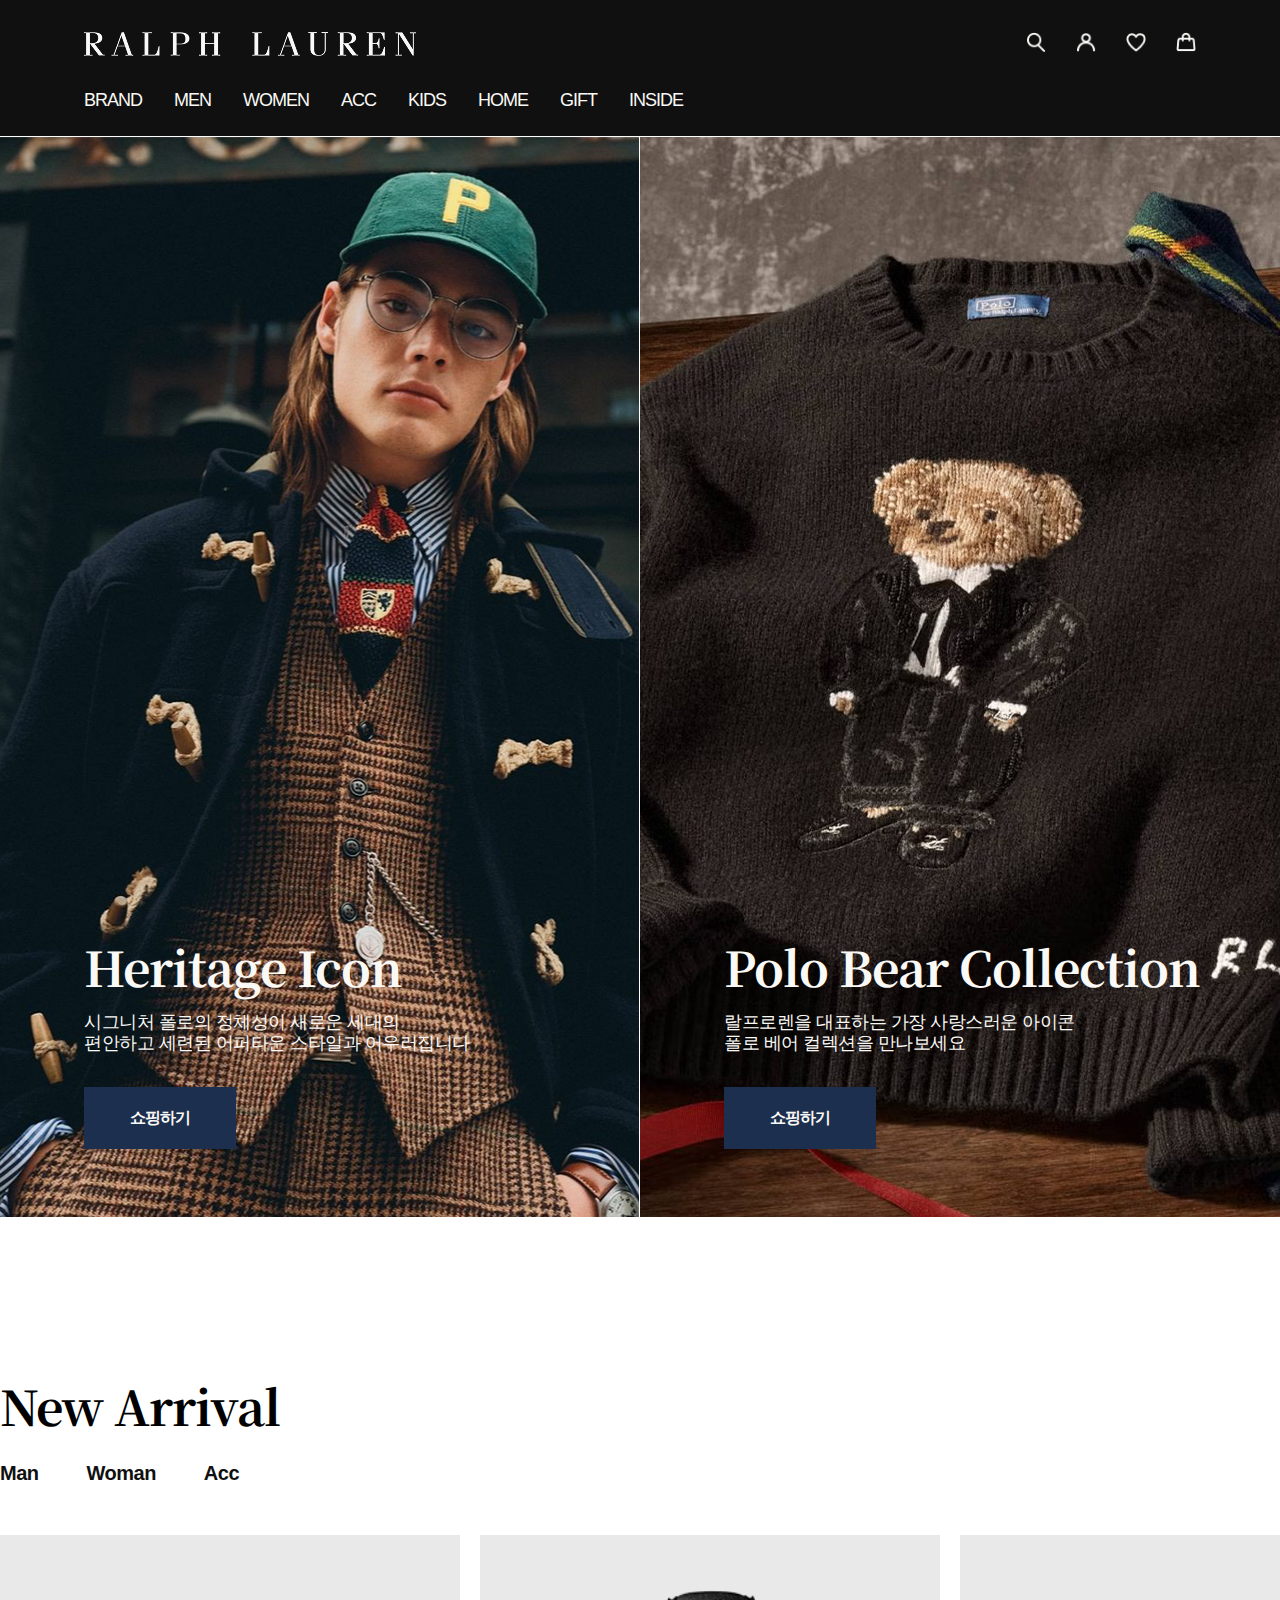
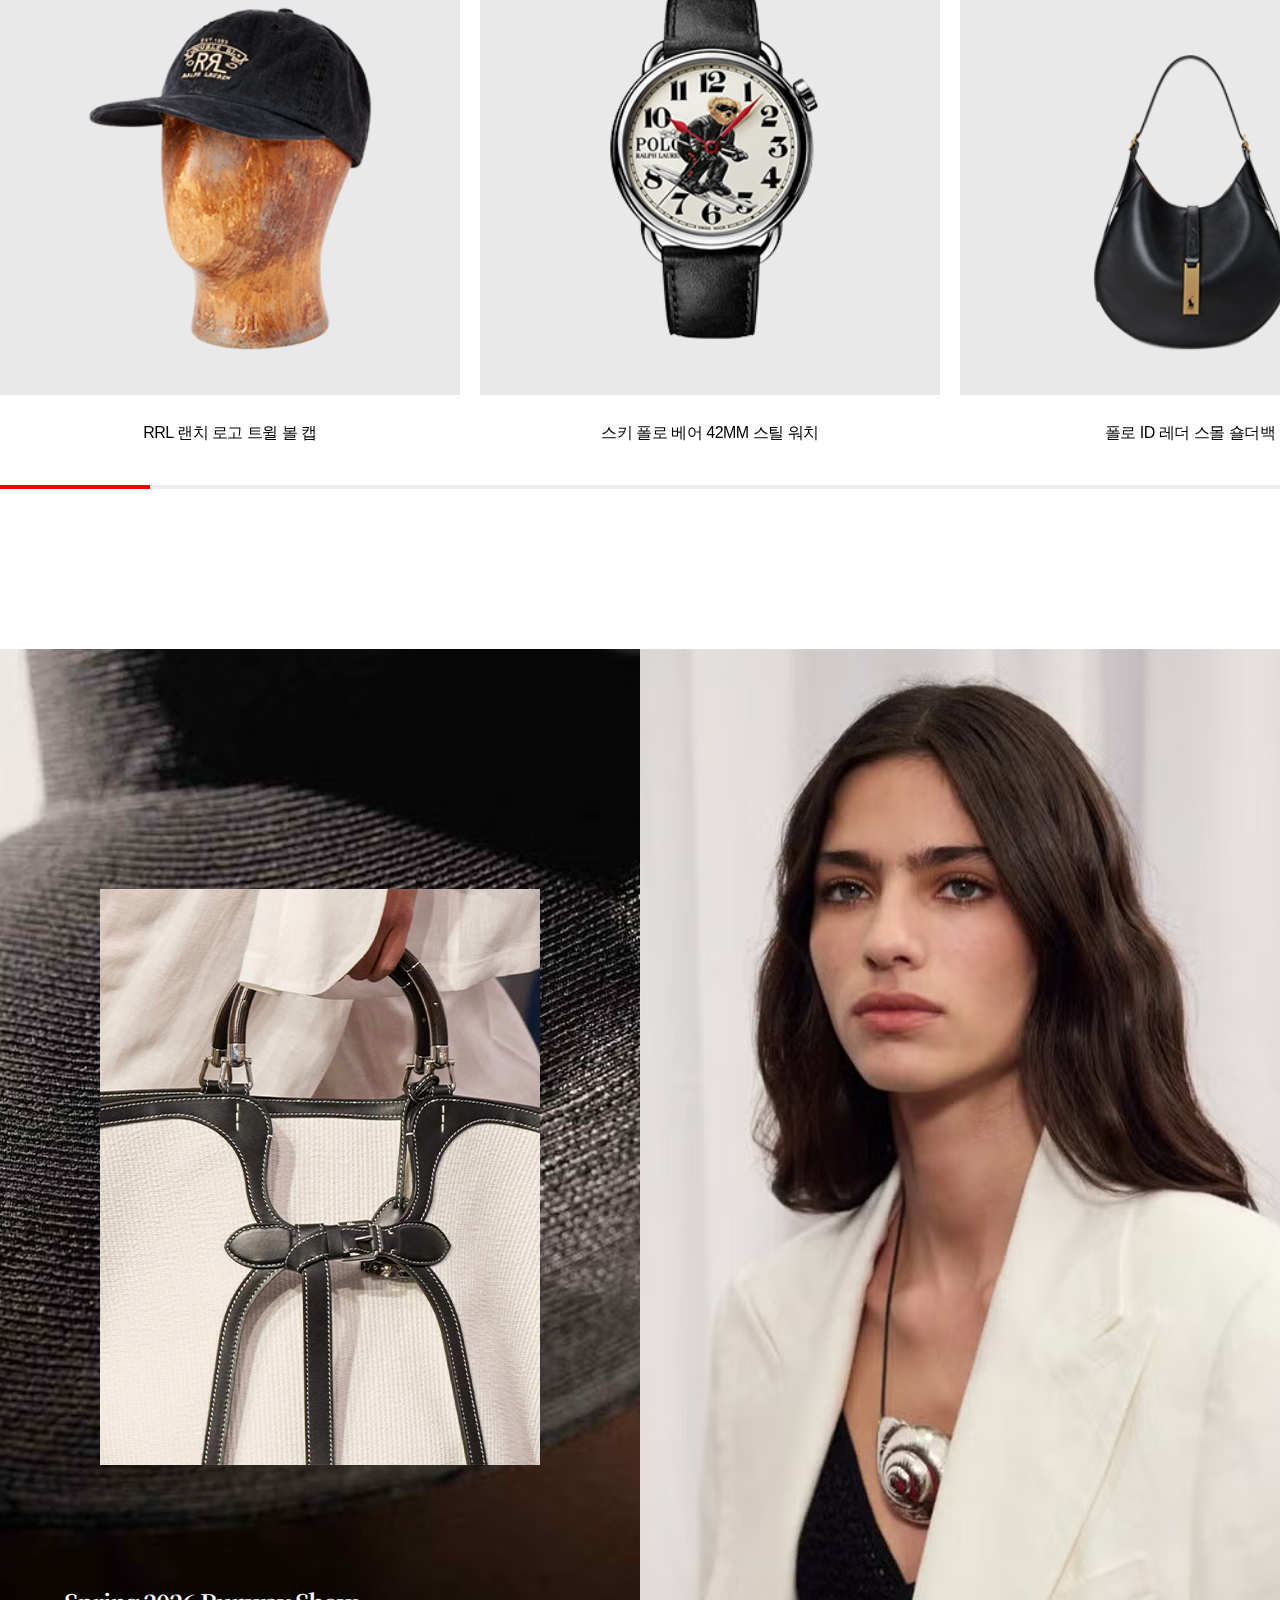
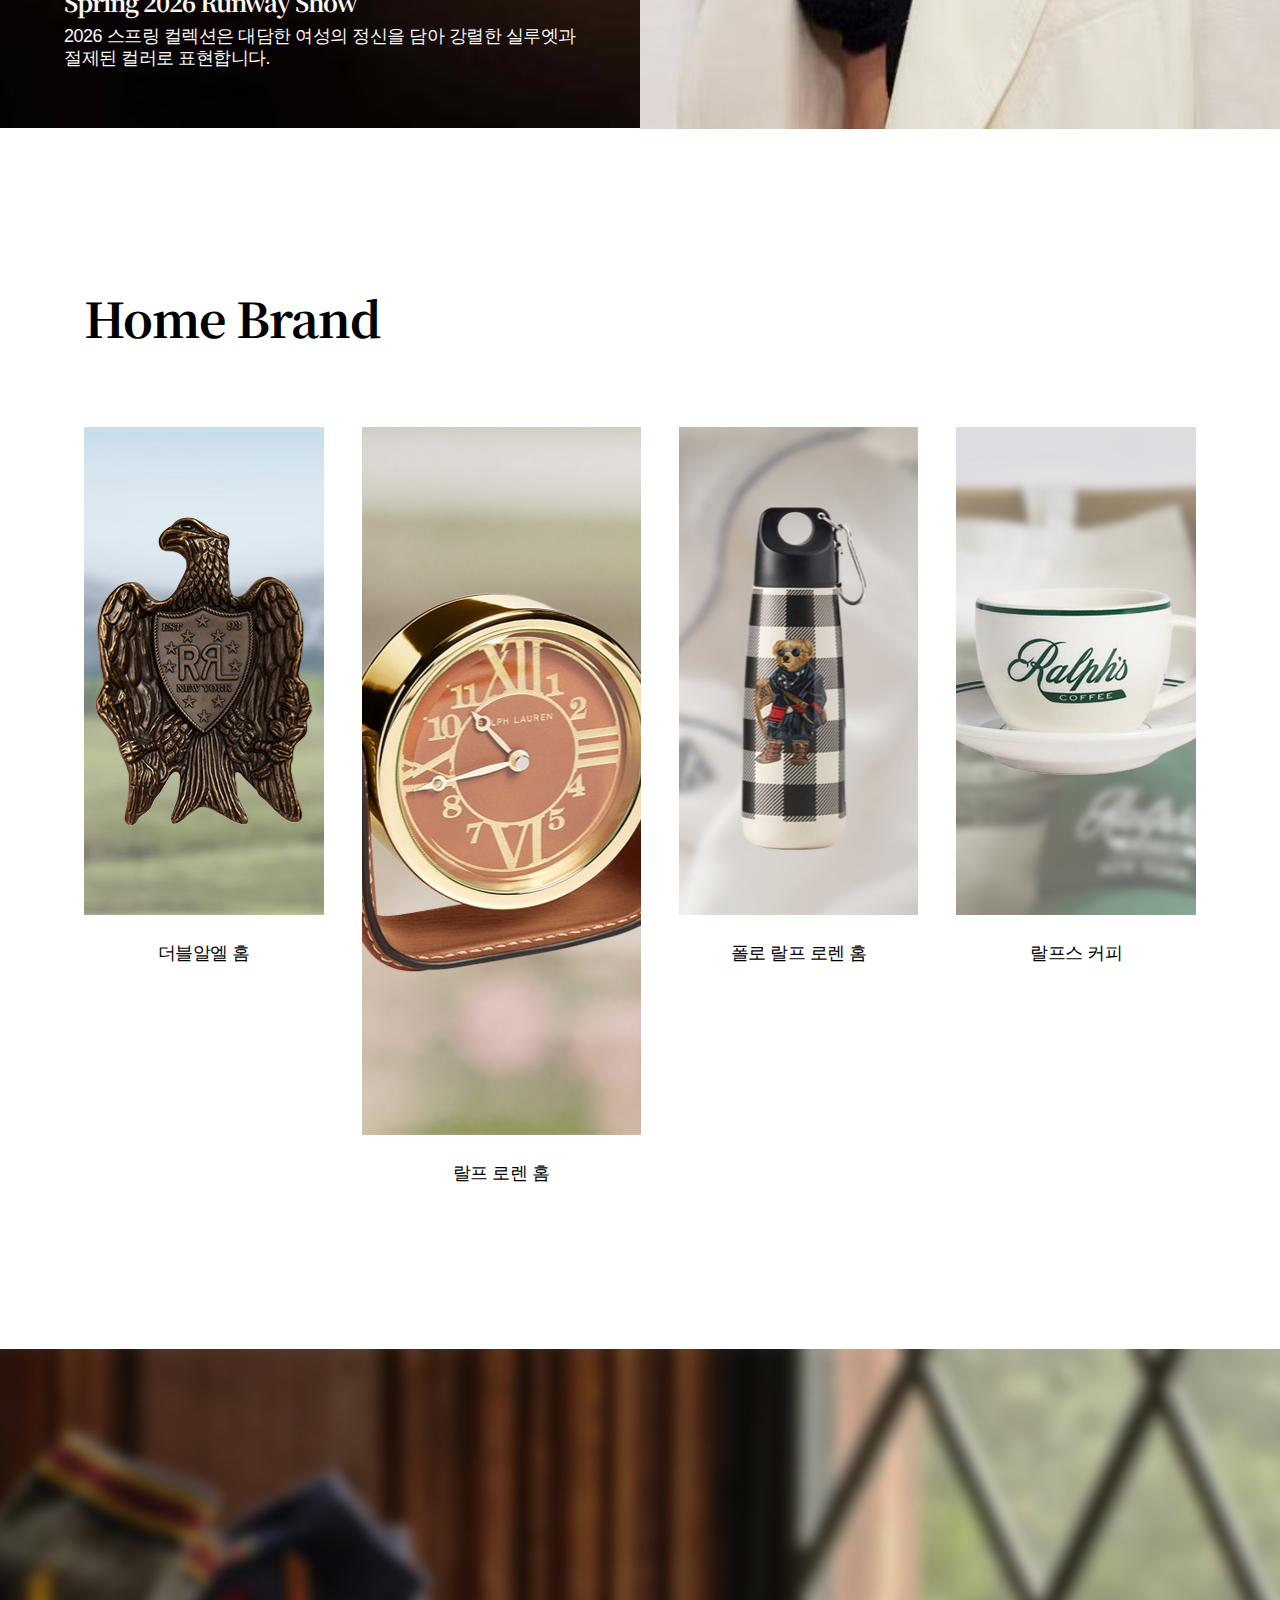
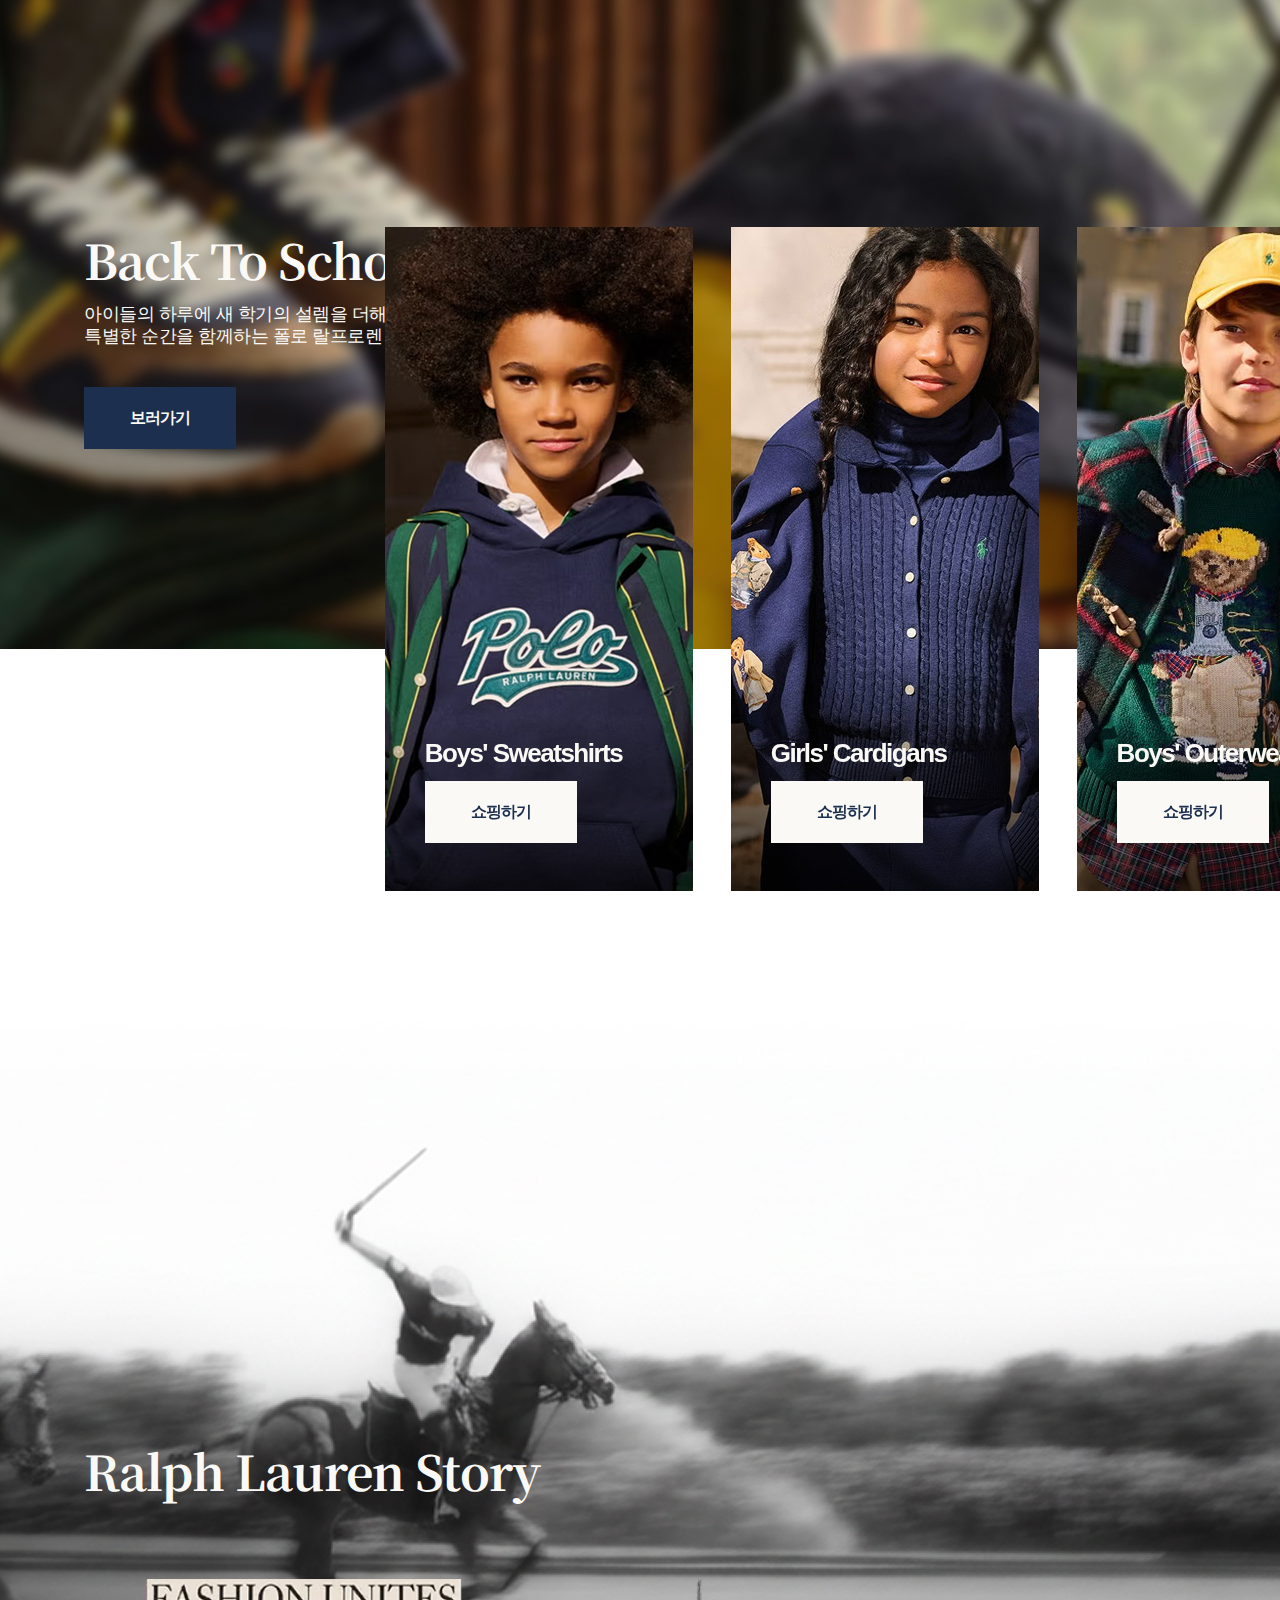
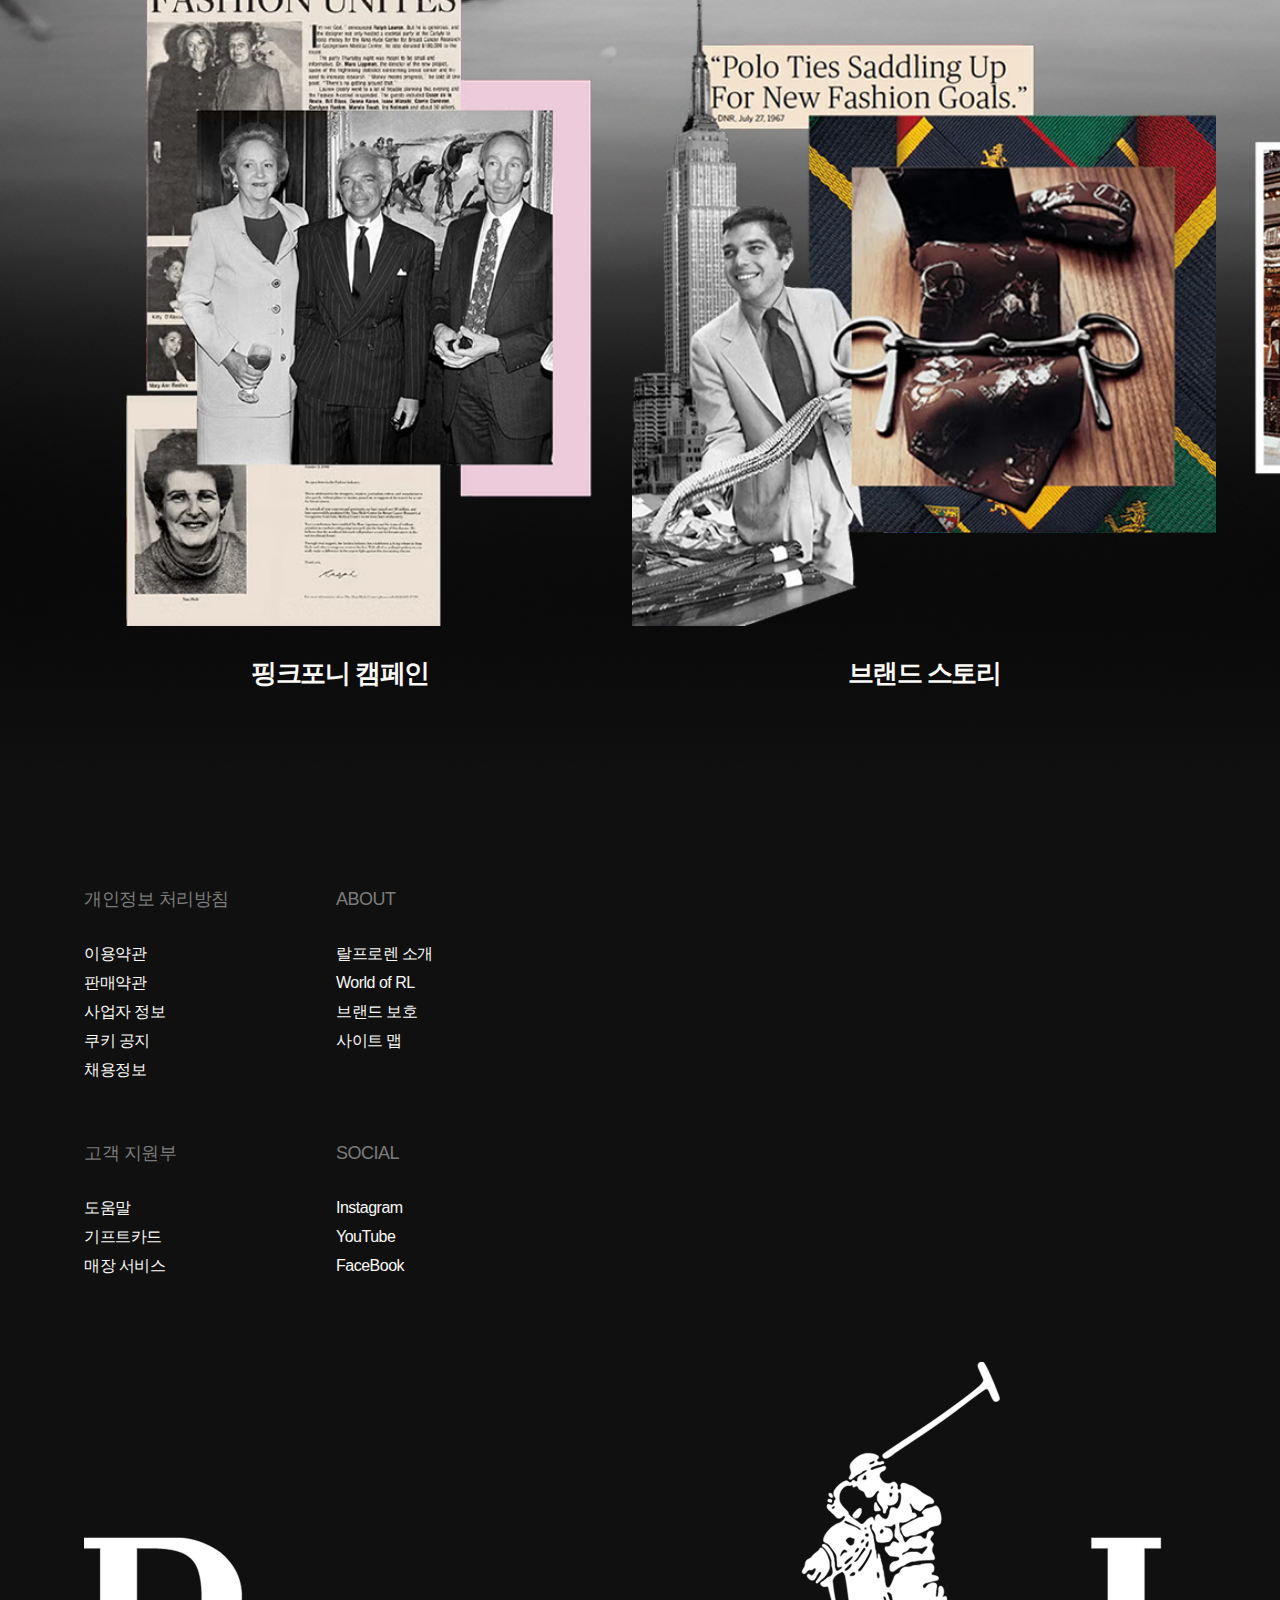
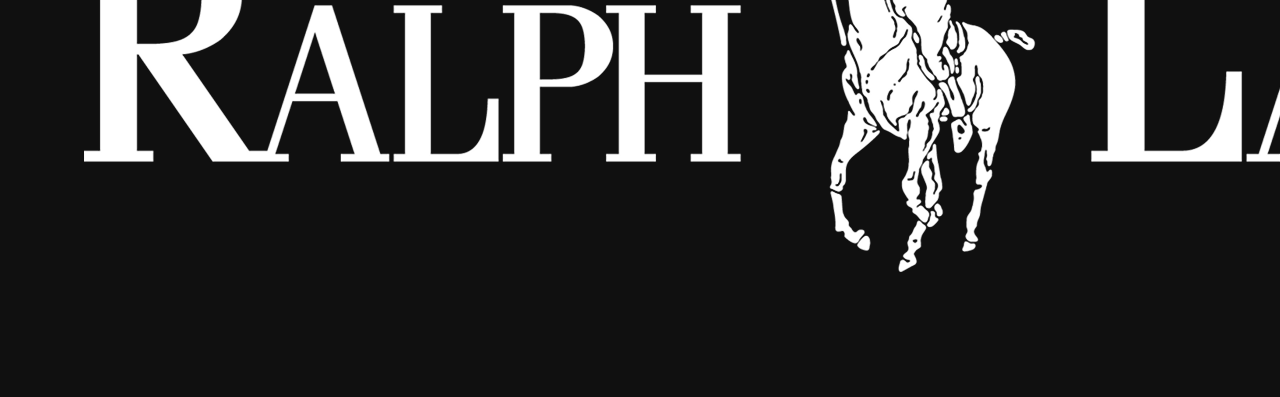
<file: index.html>
<!DOCTYPE html>
<html lang="en">
    <head>
        <meta charset="UTF-8">
        <meta name="viewport" content="width=device-width, initial-scale=1.0">
        <title>Ralph Lauren - mainpage</title>
        <link rel="preconnect" href="https://fonts.googleapis.com">
        <link rel="preconnect" href="https://fonts.gstatic.com" crossorigin>
        <link href="https://fonts.googleapis.com/css2?family=Noto+Sans+KR:wght@100..900&family=Noto+Serif+KR:wght@200..900&display=swap" rel="stylesheet">
        <link rel="stylesheet" href="css/owl.carousel.min.css">
        <link rel="stylesheet" href="css/owl.theme.default.min.css">
        <link rel="stylesheet" href="css/reset.css">
        <link rel="stylesheet" href="css/style.css">
        <link rel="stylesheet" href="css/index.css">

        <script src="js/jquery.min.js"></script><!-- 필수로 제이쿼리에서는 이게 맨 위로 와야함 -->
        <script src="js/owl.carousel.js"></script>
        <script src="js/carousel.js"></script>
    </head>

    <body>

        <header>
            <div class="top_box"> 
                <h1 class="logo">
                    <a href="#"><img src="images/header_logo.png" alt="ralph lauren"></a>
                </h1>
                <nav class="top_gnb">
                    <ul>
                        <li><a href="#"><img src="images/header_search.png" alt="search"></a></li>
                        <li><a href="#"><img src="images/header_mypage.png" alt="mypage"></a></li>
                        <li><a href="#"><img src="images/header_heart.png" alt="heart"></a></li>
                        <li><a href="#"><img src="images/header_basket.png" alt="basket"></a></li>
                    </ul>
                </nav>
            </div> 
            <nav class="btm_gnb">
                <ul>
                    <li><a href="/polo/sub.html">BRAND</a></li>
                    <li><a href="#">MEN</a></li>
                    <li><a href="#">WOMEN</a></li>
                    <li><a href="#">ACC</a></li>
                    <li><a href="#">KIDS</a></li>
                    <li><a href="#">HOME</a></li>
                    <li><a href="#">GIFT</a></li>
                    <li><a href="#">INSIDE</a></li>
                </ul>
            </nav>
        </header>



        <div class="main_banner">
            <div class="main_img_1">
                <div class="main_img_1_text_box">
                    <p class="contents_title_medium">Heritage Icon</p>
                    <p class="contents_article_small">시그니처 폴로의 정체성이 새로운 세대의<br>
                    편안하고 세련된 어퍼타운 스타일과 어우러집니다</p>
                </div><!-- main_img_1_text_box -->
                <a href="#" class="btn_navy">쇼핑하기</a>
            </div><!-- main_img_1-->
            <div class="main_img_2">
                <div class="main_img_2_text_box">
                    <p class="contents_title_medium">Polo Bear Collection</p>
                    <p class="contents_article_small">랄프로렌을 대표하는 가장 사랑스러운 아이콘<br>
                    폴로 베어 컬렉션을 만나보세요</p>
                </div><!-- main_img_2_text_box -->
                <a href="#" class="btn_navy">쇼핑하기</a>
            </div><!-- main_img_2 -->
        </div><!-- main_banner -->
        


        <div class="new_wrap">
            <div class="new">
                <div class="new_title_box">
                    <p class="contents_title_medium">New Arrival</p>
                    <nav class="new_tabs">
                        <ul>
                            <li><a href="#">Man</a></li>
                            <li><a href="#">Woman</a></li>
                            <li><a href="#">Acc</a></li>
                        </ul>
                    </nav><!-- new_tabs -->
                </div><!-- new_title_box -->

                <div class="new_contents owl-carousel owl-theme">
                    <div class="new_contents_box">
                        <div class="new_img_1"></div>
                        <p class="contents_article_xsmall">RRL 랜치 로고 트윌 볼 캡</p>
                    </div><!-- new_contents_box -->

                    <div class="new_contents_box">
                        <div class="new_img_2"></div>
                        <p class="contents_article_xsmall">스키 폴로 베어 42MM 스틸 워치</p>
                    </div><!-- new_contents_box -->

                    <div class="new_contents_box">
                        <div class="new_img_3"></div>
                        <p class="contents_article_xsmall">폴로 ID 레더 스몰 숄더백</p>
                    </div><!-- new_contents_box -->

                    <div class="new_contents_box">
                        <div class="new_img_4"></div>
                        <p class="contents_article_xsmall">스웨이드 포니 발레리나 스니커즈</p>
                    </div><!-- new_contents_box -->

                    <div class="new_contents_box">
                        <div class="new_img_5"></div>
                        <p class="contents_article_xsmall">인그레이브 반다나 슬라이더</p>
                    </div><!-- new_contents_box -->

                    <div class="new_contents_box">
                        <div class="new_img_6"></div>
                        <p class="contents_article_xsmall">핸드쉐이크 타이 클립</p>
                    </div><!-- new_contents_box -->

                    <div class="new_contents_box">
                        <div class="new_img_7"></div>
                        <p class="contents_article_xsmall">폴로 베어 트윌 쇼퍼 토트</p>
                    </div><!-- new_contents_box -->

                    <div class="new_contents_box">
                        <div class="new_img_8"></div>
                        <p class="contents_article_xsmall">니트 캐시미어 실크 네커치프</p>
                    </div><!-- new_contents_box -->

                </div><!-- new_contents -->
            </div><!-- new -->
        </div><!-- new_wrap -->



        <div class="collection">
            <div class="collection_img_1">
                <div class="collection_contents">
                    <div class="collection_img_3"></div>
                    <div class="collection_title_box">
                        <p class="contents_title_small">Spring 2026 Runway Show</p>
                        <p class="contents_article_small">2026 스프링 컬렉션은 대담한 여성의 정신을 담아 강렬한 실루엣과 절제된 컬러로 표현합니다.</p>
                    </div><!-- collection_title_box -->
                </div><!-- collection_contents -->
            </div><!-- collection_img_1 -->

            <div class="collection_img_2"></div>
        </div><!-- collection -->



        <div class="home">
            <p class="contents_title_medium">Home Brand</p>
            <div class="home_contents">
                <div class="home_contents_box_s">
                    <div class="home_img_1"></div>
                    <p class="contents_article_small">더블알엘 홈</p>
                </div><!-- home_contents_box_s -->

                <div class="home_contents_box_l">
                    <div class="home_img_2"></div>
                    <p class="contents_article_small">랄프 로렌 홈 </p>
                </div><!-- home_contents_box_l -->

                <div class="home_contents_box_s">
                    <div class="home_img_3"></div>
                    <p class="contents_article_small">폴로 랄프 로렌 홈</p>
                </div><!-- home_contents_box_s -->

                <div class="home_contents_box_s">
                    <div class="home_img_4"></div>
                    <p class="contents_article_small">랄프스 커피</p>
                </div><!-- home_contents_box_s -->
            </div><!-- home_contents -->
        </div><!-- home -->



        <div class="kids">
            <div class="kids_text_box">
                <div class="kids_title_box">
                    <p class="contents_title_medium">Back To School</p>
                    <p class="contents_article_small">아이들의 하루에 새 학기의 설렘을 더해<br>특별한 순간을 함께하는 폴로 랄프로렌 키즈</p>
                </div><!-- kids_title_box -->

                <a href="#" class="btn_navy">보러가기</a>
            </div><!-- kids_text_box -->

            <div class="kids_contents owl-carousel owl-theme">
                <div class="kids_img_box_1">
                    <p class="contents_article_xlarge">Boys' Sweatshirts</p>
                    <a href="#" class="btn_white">쇼핑하기</a>
                </div><!-- kids_img_box_1 -->
                
                <div class="kids_img_box_2">
                    <p class="contents_article_xlarge">Girls' Cardigans</p>
                    <a href="#" class="btn_white">쇼핑하기</a>
                </div><!-- kids_img_box_2 -->

                <div class="kids_img_box_3">
                    <p class="contents_article_xlarge">Boys' Outerwear</p>
                    <a href="#" class="btn_white">쇼핑하기</a>
                </div><!-- kids_img_box_3 -->

                <div class="kids_img_box_4">
                    <p class="contents_article_xlarge">Girls' Outerwear</p>
                    <a href="#" class="btn_white">쇼핑하기</a>
                </div><!-- kids_img_box_4 -->

                <div class="kids_img_box_5">
                    <p class="contents_article_xlarge">Sibling Style</p>
                    <a href="#" class="btn_white">쇼핑하기</a>
                </div><!-- kids_img_box_5 -->
            </div><!-- kids_contents -->
        </div><!-- kids -->

        <div class="story">
            <div class="story_title_box">
                <p class="contents_title_medium">Ralph Lauren Story</p>
            </div><!-- story_title_box -->

            <div class="story_contents">
                <div class="story_contents_box">
                    <div class="story_img_1"></div>
                    <p class="contents_article_xlarge">핑크포니 캠페인</p>
                </div><!-- story_contents_box -->

                <div class="story_contents_box">
                    <div class="story_img_2"></div>
                    <p class="contents_article_xlarge">브랜드 스토리</p>
                </div><!-- story_contents_box -->

                <div class="story_contents_box">
                    <div class="story_img_3"></div>
                    <p class="contents_article_xlarge">매장 안내</p>
                </div><!-- story_contents_box -->

            </div><!-- story_contents -->
        </div><!-- story -->

        <footer>
            <div class="footer_contents">
                <div class="footer_contents_left">
                    <div class="footer_contents_left_up">
                        <div class="footer_menu">
                            <p class="contents_article_small">개인정보 처리방침</p>
                            <nav class="footer_menu_list">
                                <ul>
                                    <li><a href="#">이용약관</a></li>
                                    <li><a href="#">판매약관</a></li>
                                    <li><a href="#">사업자 정보</a></li>
                                    <li><a href="#">쿠키 공지</a></li>
                                    <li><a href="#">채용정보</a></li>
                                </ul>
                            </nav><!-- footer_menu_list -->
                        </div><!-- footer_menu -->

                        <div class="footer_menu">
                            <p class="contents_article_small">ABOUT</p>
                            <nav class="footer_menu_list">
                                <ul>
                                    <li><a href="#">랄프로렌 소개</a></li>
                                    <li><a href="#">World of RL</a></li>
                                    <li><a href="#">브랜드 보호</a></li>
                                    <li><a href="#">사이트 맵</a></li>
                                </ul>
                            </nav><!-- footer_menu_list -->
                        </div><!-- footer_menu -->
                    </div><!-- footer_contents_left_up -->

                    <div class="footer_contents_left_down"> 
                        <div class="footer_menu">
                            <p class="contents_article_small">고객 지원부</p>
                            <nav class="footer_menu_list">
                                <ul>
                                    <li><a href="#">도움말</a></li>
                                    <li><a href="#">기프트카드</a></li>
                                    <li><a href="#">매장 서비스</a></li>
                                </ul>
                            </nav><!-- footer_menu_list -->
                        </div><!-- footer_menu -->

                        <div class="footer_menu">
                            <p class="contents_article_small">SOCIAL</p>
                            <nav class="footer_menu_list">
                                <ul>
                                    <li><a href="#">Instagram</a></li>
                                    <li><a href="#">YouTube</a></li>
                                    <li><a href="#">FaceBook</a></li>
                                </ul>
                            </nav><!-- footer_menu_list -->
                        </div><!-- footer_menu -->
                    </div><!-- footer_contents_left_down -->
                </div><!-- footer_contents_left -->

                <div class="footer_contents_right">
                    <p class="contents_article_medium">이메일 수신 신청을 통해 랄프 로렌의 최신 컬렉션과
                        <br>서비스 및 이벤트에 대한 다양한 브랜드 소식을 제일 먼저 받아 보세요</p>
                    <div class="footer_contents_right_article">
                        <div class="footer_contents_right_txtbox">
                            <p class="contents_article_xsmall">이메일을 입력하세요</p>
                            <a href="#"><img src="images/footer_arrow.png" alt="arrow"></a>
                        </div>
                        <p class="contents_article_xsmall">각 이메일에는 언제든지 구독을 취소할 수 있는 구독 취소 링크가 삽입되어 있습니다.
                            <br>더 자세한 정보는 개인정보 처리방침을 확인해주세요.</p>
                    </div><!-- footer_contents_right_article -->
                </div><!-- contents_right -->
            </div><!-- contents -->
            <div class="footer_logo"></div>
        </footer>

    </body>
</html>
</file>
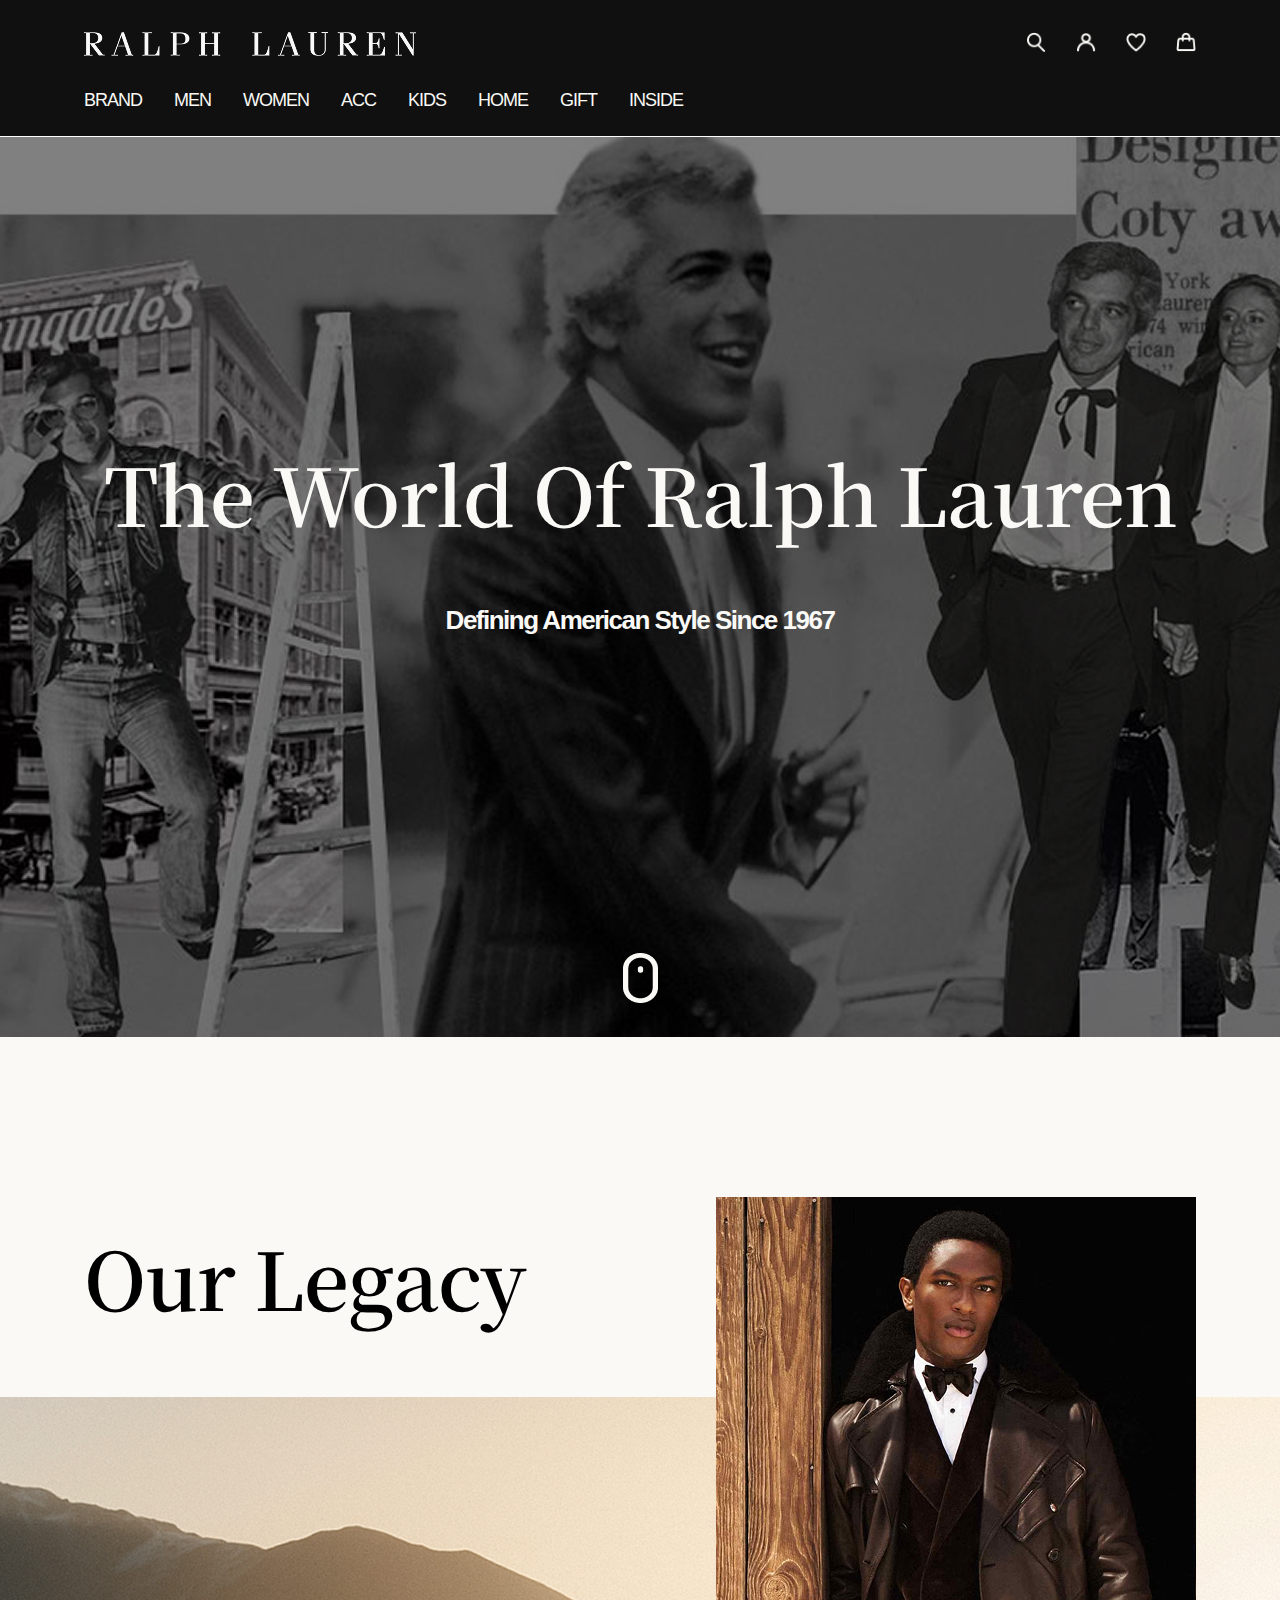
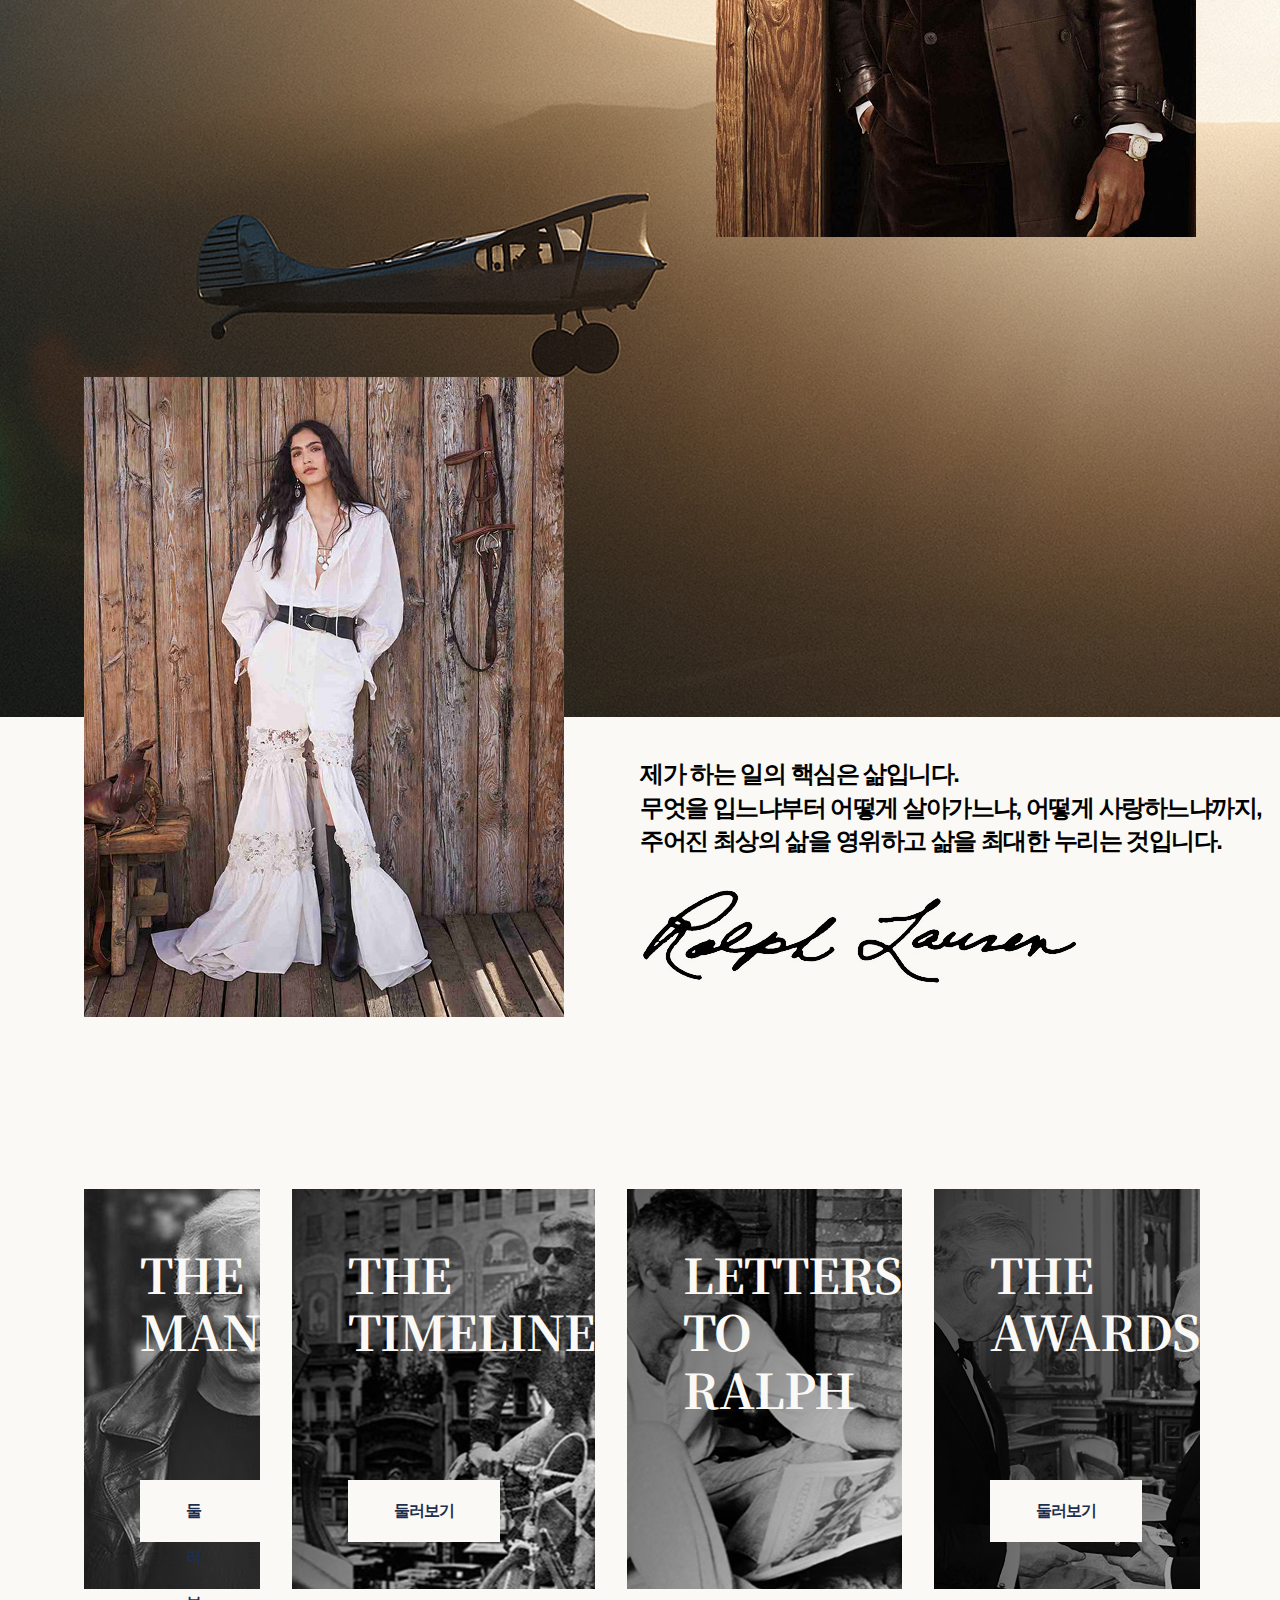
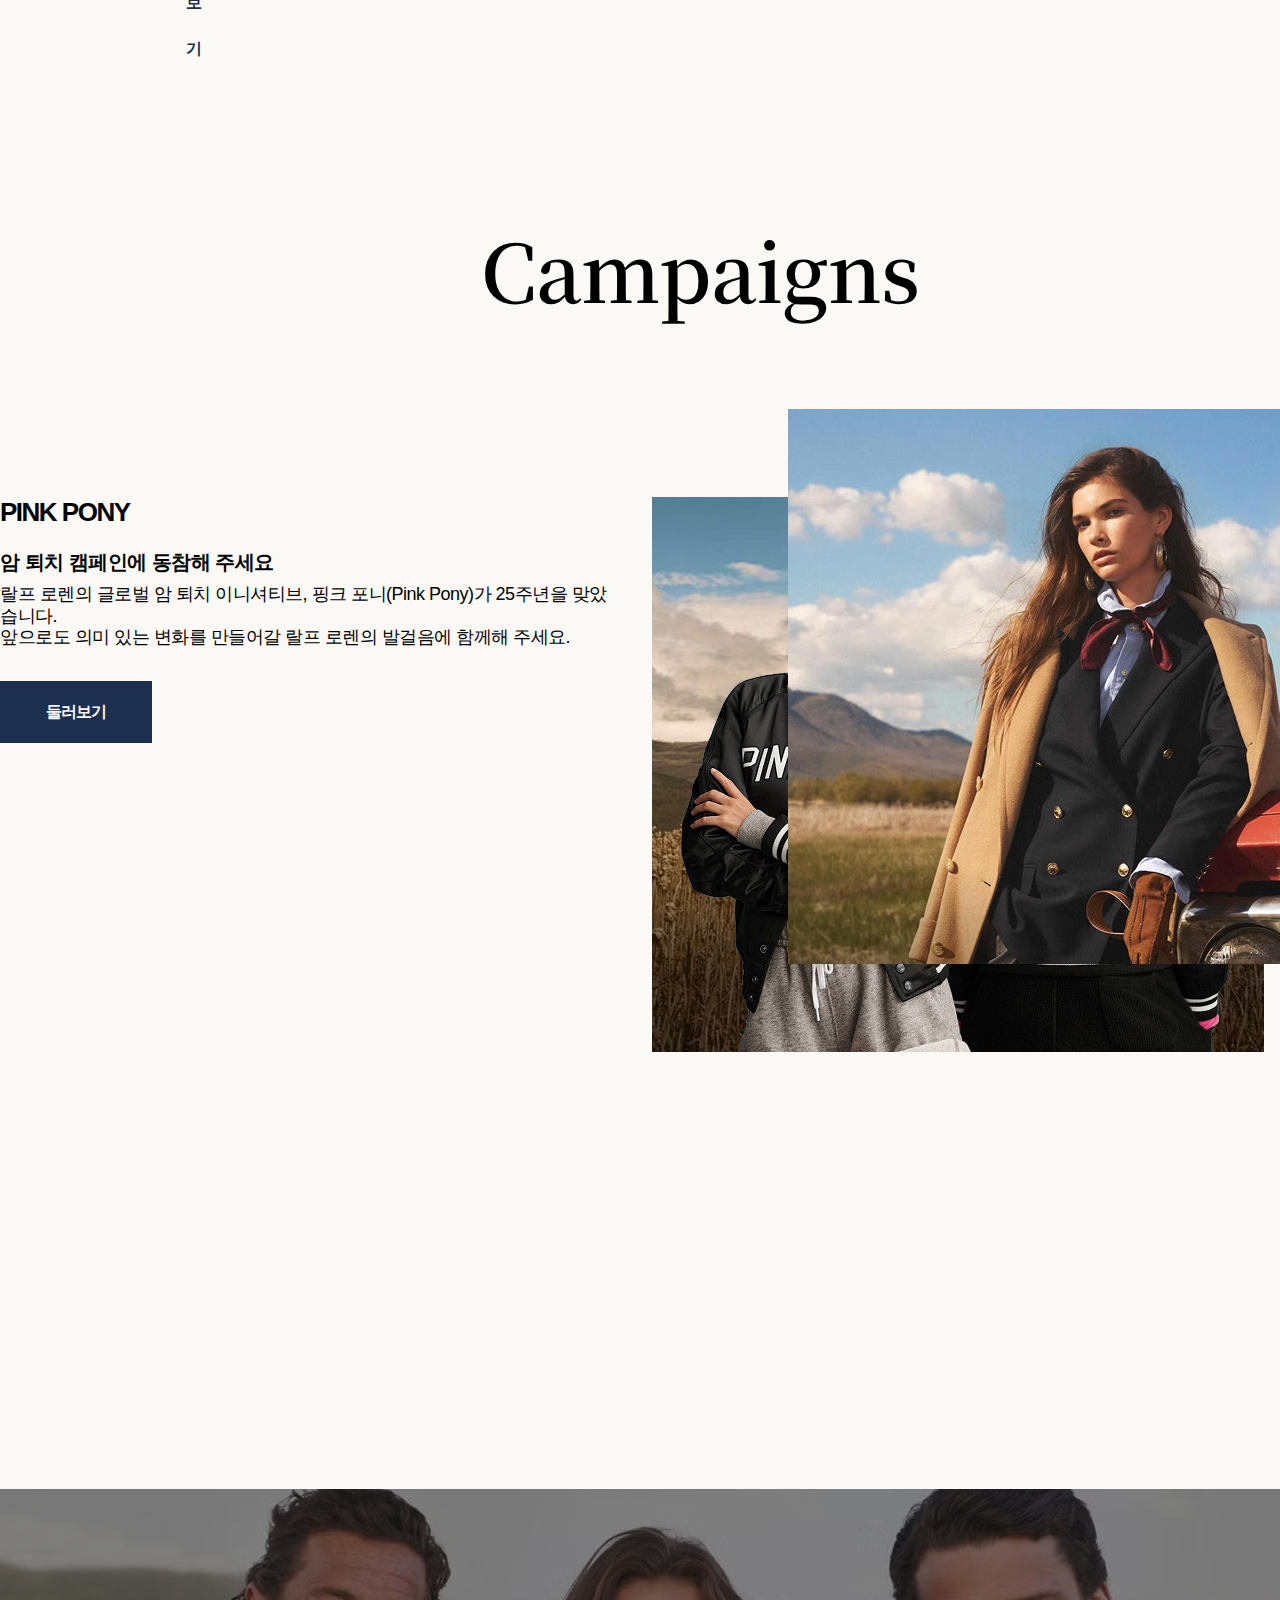
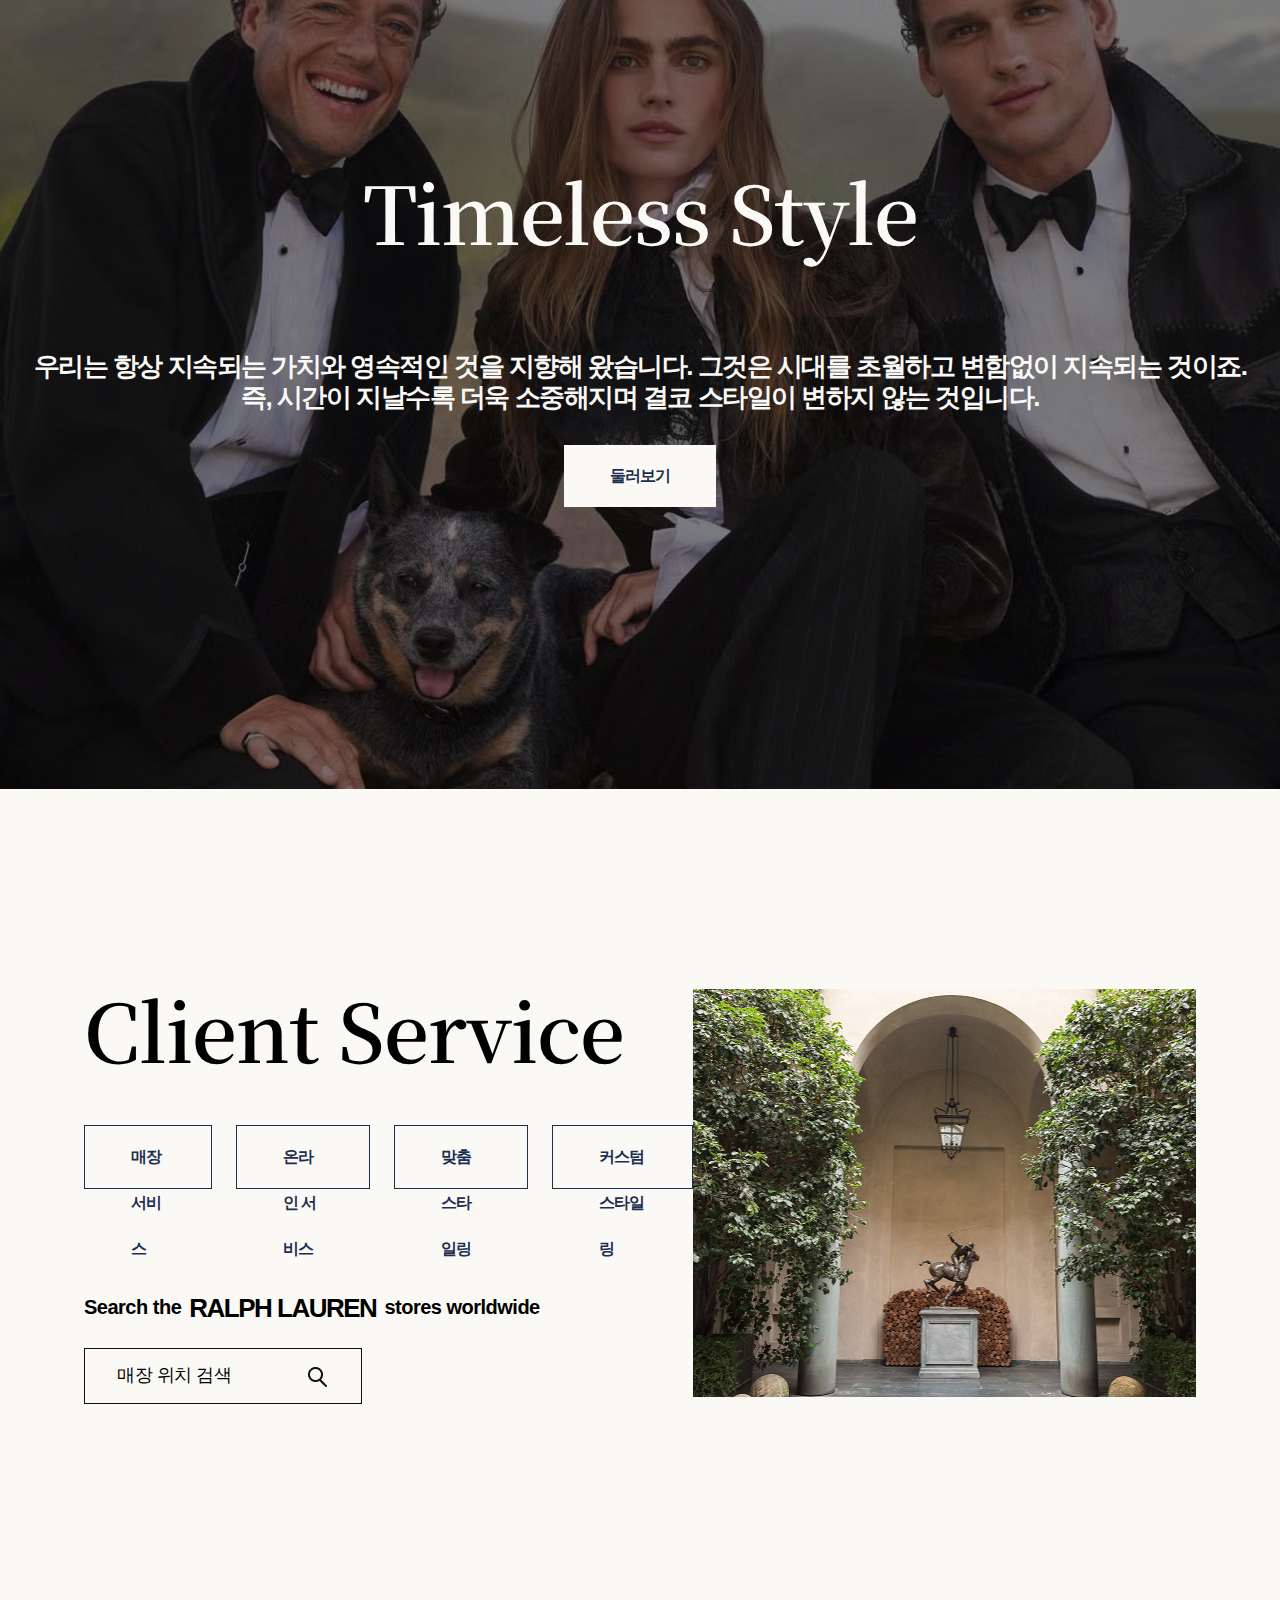
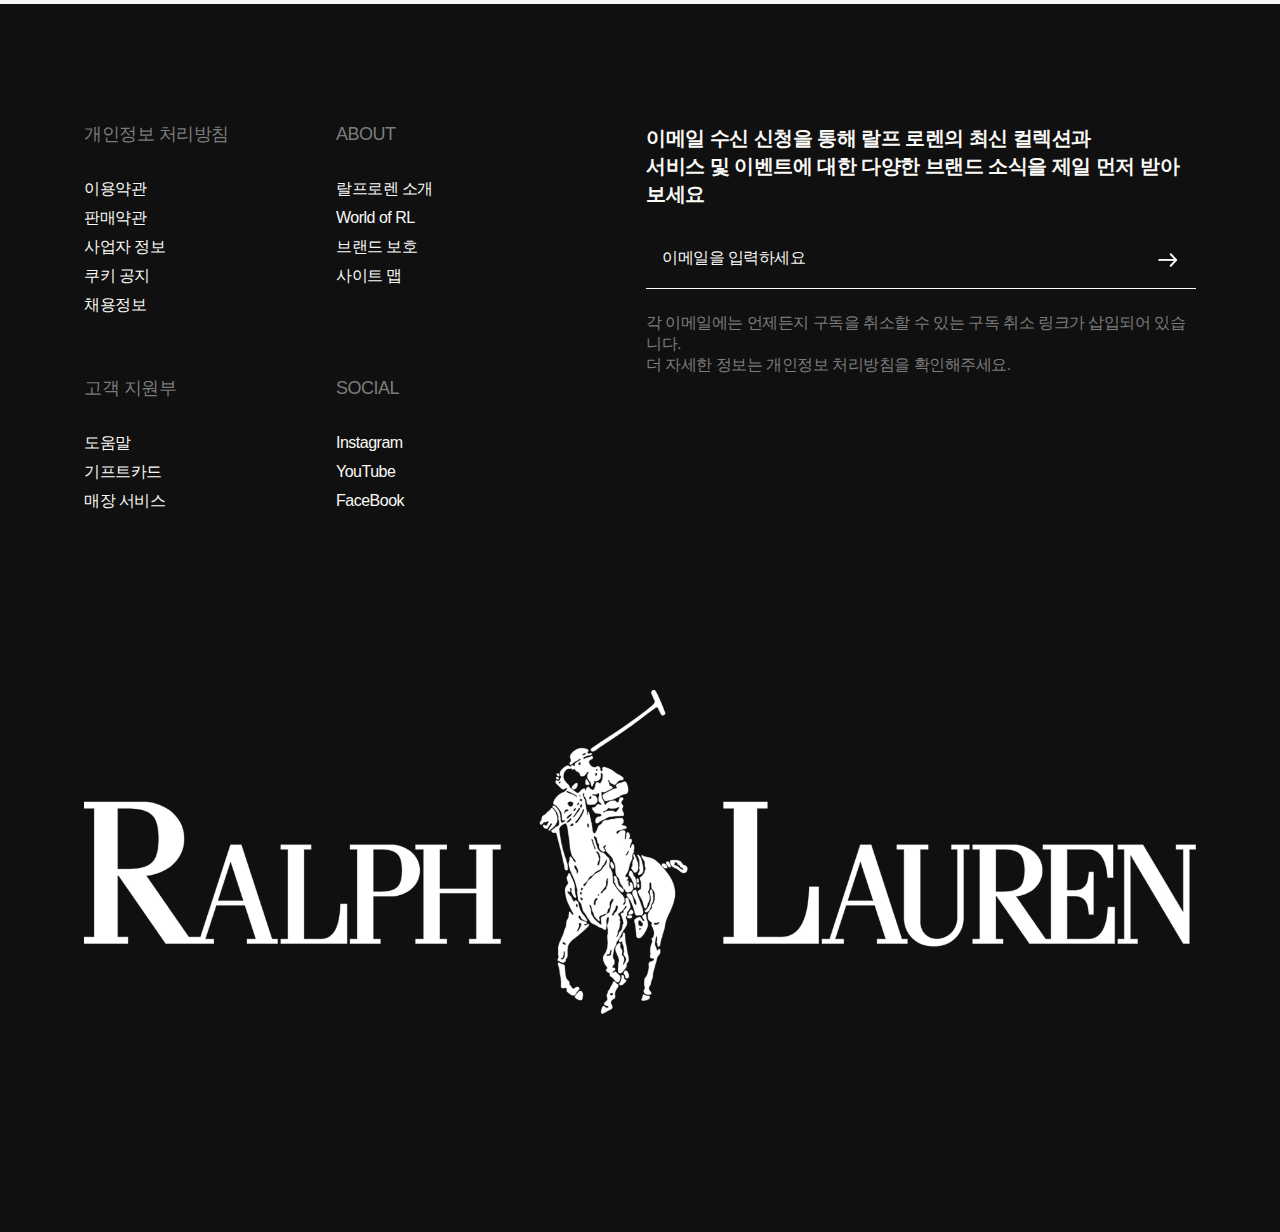
<file: sub.html>
<!DOCTYPE html>
<html lang="en">
    <head>
        <meta charset="UTF-8">
        <meta name="viewport" content="width=device-width, initial-scale=1.0">
        <title>Ralph Lauren - subpage</title>
        <link rel="preconnect" href="https://fonts.googleapis.com">
        <link rel="preconnect" href="https://fonts.gstatic.com" crossorigin>
        <link href="https://fonts.googleapis.com/css2?family=Noto+Sans+KR:wght@100..900&family=Noto+Serif+KR:wght@200..900&display=swap" rel="stylesheet">
        <link rel="stylesheet" href="css/owl.carousel.min.css">
        <link rel="stylesheet" href="css/owl.theme.default.min.css">
        <link rel="stylesheet" href="css/reset.css">
        <link rel="stylesheet" href="css/style.css">
        <link rel="stylesheet" href="css/sub.css">

        <script src="js/jquery.min.js"></script><!-- 필수로 제이쿼리에서는 이게 맨 위로 와야함 -->
        <script src="js/owl.carousel.js"></script>
        <script src="js/carousel.js"></script>
    </head>

    <body>

        <header>
            <div class="top_box"> 
                <h1 class="logo">
                    <a href="/polo/index.html"><img src="images/header_logo.png" alt="ralph lauren"></a>
                </h1>
                <nav class="top_gnb">
                    <ul>
                        <li><a href="#"><img src="images/header_search.png" alt="search"></a></li>
                        <li><a href="#"><img src="images/header_mypage.png" alt="mypage"></a></li>
                        <li><a href="#"><img src="images/header_heart.png" alt="heart"></a></li>
                        <li><a href="#"><img src="images/header_basket.png" alt="basket"></a></li>
                    </ul>
                </nav>
            </div> 
            <nav class="btm_gnb">
                <ul>
                    <li><a href="#">BRAND</a></li>
                    <li><a href="#">MEN</a></li>
                    <li><a href="#">WOMEN</a></li>
                    <li><a href="#">ACC</a></li>
                    <li><a href="#">KIDS</a></li>
                    <li><a href="#">HOME</a></li>
                    <li><a href="#">GIFT</a></li>
                    <li><a href="#">INSIDE</a></li>
                </ul>
            </nav>
        </header>

        <div class="sub_main_banner">
            <div class="sub_main_title_box">
                <p class="contents_title_large">The World Of Ralph Lauren</p>
                <p class="contents_article_xlarge">Defining American Style Since 1967</p>
            </div><!-- sub_main_title_box -->
            <div class="sub_main_mouse"></div>
        </div><!-- sub_main_banner -->

        <div class="legacy">
            <div class="legacy_title_box">
                <p class="contents_title_large">Our Legacy</p>
            </div><!-- legacy_title_box -->

            <div class="sub_legacy_img_back">
                <div class="sub_legacy_img_1"></div>
                <div class="sub_legacy_img_2"></div>
            </div>

            <div class="legacy_article_box">
                <p class="contents_article_large">제가 하는 일의 핵심은 삶입니다.
                <br>무엇을 입느냐부터 어떻게 살아가느냐, 어떻게 사랑하느냐까지,
                <br>주어진 최상의 삶을 영위하고 삶을 최대한 누리는 것입니다.</p>
                <div class="sub_legacy_img_sign"></div>
            </div><!-- legacy_article_box -->

            
            <div class="legacy_contents">
                <div class="legacy_contents_box_1">
                    <p class="contents_title_medium">THE<br>MAN</p>
                    <a href="#" class="btn_white">둘러보기</a>
                </div><!-- legacy_contents_box_1 -->

                <div class="legacy_contents_box_2">
                    <p class="contents_title_medium">THE<br>TIMELINE</p>
                    <a href="#" class="btn_white">둘러보기</a>
                </div><!-- legacy_contents_box_2 -->
                
                 <div class="legacy_contents_box_3">
                    <p class="contents_title_medium">LETTERS<br>TO RALPH</p>
                    <a href="#" class="btn_white">둘러보기</a>
                </div><!-- legacy_contents_box_3 -->

                 <div class="legacy_contents_box_4">
                    <p class="contents_title_medium">THE<br>AWARDS</p>
                    <a href="#" class="btn_white">둘러보기</a>
                </div><!-- legacy_contents_box_4 -->
            </div><!-- legacy_contents -->
        </div><!-- legacy -->

        <div class="campaigns">
            <p class="contents_title_large">Campaigns</p>
            <div class="campaigns_contents">

                <div class="campaigns_contents_left">
                    <div class="campaigns_contents_left_box">
                        <p class="contents_article_xlarge">PINK PONY</p>
                        <div class="campaigns_contents_left_txt">
                            <p class="contents_article_medium">암 퇴치 캠페인에 동참해 주세요</p>
                            <p class="contents_article_small">랄프 로렌의 글로벌 암 퇴치 이니셔티브, 핑크 포니(Pink Pony)가 25주년을 맞았습니다.
                            <br>앞으로도 의미 있는 변화를 만들어갈 랄프 로렌의 발걸음에 함께해 주세요.</p>
                        </div><!-- campaigns_contents_left_txt -->
                        <a href="#" class="btn_navy">둘러보기</a>
                    </div><!-- campaigns_contents_left_box -->
                    <div class="sub_campaigns_img_1"></div>
                </div><!-- campaigns_contents_left -->

                <div class="campaigns_contents_right">
                    <div class="sub_campaigns_img_2"></div>
                    <div class="campaigns_contents_right_box">
                        <p class="contents_article_xlarge">THE EARTH POLO</p>
                        <div class="campaigns_contents_right_txt">
                            <p class="contents_article_medium">Earth Polo 셔츠의 혁신적인 원단은 재활용 플라스틱병으로만 만들어집니다</p>
                            <p class="contents_article_small">어스 폴로는 랄프로렌의 지속 가능성 철학을 실현한 사례로, 환경에 미치는 영향을 줄이고
                            <br>전 세계 사람들과 지역사회의 삶을 더욱 풍요롭게 하는데 기여합니다.</p>
                        </div><!-- campaigns_contents_right_txt -->
                        <a href="#" class="btn_navy">둘러보기</a>
                    </div><!-- campaigns_contents_right_box -->
                </div><!-- campaigns_contents_right -->

            </div><!-- campaigns_contents -->
        </div><!-- campaigns -->

        <div class="timeless">
            <p class="contents_title_large">Timeless Style</p>
            <div class="timeless_article">
                <p class="contents_article_xlarge">우리는 항상 지속되는 가치와 영속적인 것을 지향해 왔습니다. 그것은 시대를 초월하고 변함없이 지속되는 것이죠.
                <br>즉, 시간이 지날수록 더욱 소중해지며 결코 스타일이 변하지 않는 것입니다.</p>
                <a href="#" class="btn_white">둘러보기</a>
            </div><!-- timeless_article -->
        </div><!-- timeless -->

        <div class="service">
            <div class="service_contents">
                <div class="service_contents_top">
                    <p class="contents_title_large">Client Service</p>
                    <div class="service_contents_top_btn">
                        <a href="#" class="btn_border">매장 서비스</a>
                        <a href="#" class="btn_border">온라인 서비스</a>
                        <a href="#" class="btn_border">맞춤 스타일링</a>
                        <a href="#" class="btn_border">커스텀 스타일링</a>
                    </div>
                </div><!-- service_contents_top -->

                <div class="service_contents_btm">
                    <div class="service_contents_btm_txt">
                        <p class="contents_article_medium">Search the</p>
                        <p class="contents_article_xlarge">RALPH LAUREN</p>
                        <p class="contents_article_medium">stores worldwide</p>
                    </div><!-- service_contents_btm_txt -->
                    <div class="service_contents_btm_search">
                        <p class="contents_article_small">매장 위치 검색</p>
                        <a href="#"><img src="images/sub_service_icon_search.png" alt="search"></a>
                    </div><!-- service_contents_btm_search -->
                </div><!-- service_contents-btm -->
            </div><!-- service_contents -->
            <div class="sub_service_img"></div>
        </div><!-- service -->

        <footer>
            <div class="footer_contents">
                <div class="footer_contents_left">
                    <div class="footer_contents_left_up">
                        <div class="footer_menu">
                            <p class="contents_article_small">개인정보 처리방침</p>
                            <nav class="footer_menu_list">
                                <ul>
                                    <li><a href="#">이용약관</a></li>
                                    <li><a href="#">판매약관</a></li>
                                    <li><a href="#">사업자 정보</a></li>
                                    <li><a href="#">쿠키 공지</a></li>
                                    <li><a href="#">채용정보</a></li>
                                </ul>
                            </nav><!-- footer_menu_list -->
                        </div><!-- footer_menu -->

                        <div class="footer_menu">
                            <p class="contents_article_small">ABOUT</p>
                            <nav class="footer_menu_list">
                                <ul>
                                    <li><a href="#">랄프로렌 소개</a></li>
                                    <li><a href="#">World of RL</a></li>
                                    <li><a href="#">브랜드 보호</a></li>
                                    <li><a href="#">사이트 맵</a></li>
                                </ul>
                            </nav><!-- footer_menu_list -->
                        </div><!-- footer_menu -->
                    </div><!-- footer_contents_left_up -->

                    <div class="footer_contents_left_down"> 
                        <div class="footer_menu">
                            <p class="contents_article_small">고객 지원부</p>
                            <nav class="footer_menu_list">
                                <ul>
                                    <li><a href="#">도움말</a></li>
                                    <li><a href="#">기프트카드</a></li>
                                    <li><a href="#">매장 서비스</a></li>
                                </ul>
                            </nav><!-- footer_menu_list -->
                        </div><!-- footer_menu -->

                        <div class="footer_menu">
                            <p class="contents_article_small">SOCIAL</p>
                            <nav class="footer_menu_list">
                                <ul>
                                    <li><a href="#">Instagram</a></li>
                                    <li><a href="#">YouTube</a></li>
                                    <li><a href="#">FaceBook</a></li>
                                </ul>
                            </nav><!-- footer_menu_list -->
                        </div><!-- footer_menu -->
                    </div><!-- footer_contents_left_down -->
                </div><!-- footer_contents_left -->

                <div class="footer_contents_right">
                    <p class="contents_article_medium">이메일 수신 신청을 통해 랄프 로렌의 최신 컬렉션과
                        <br>서비스 및 이벤트에 대한 다양한 브랜드 소식을 제일 먼저 받아 보세요</p>
                    <div class="footer_contents_right_article">
                        <div class="footer_contents_right_txtbox">
                            <p class="contents_article_xsmall">이메일을 입력하세요</p>
                            <a href="#"><img src="images/footer_arrow.png" alt="arrow"></a>
                        </div>
                        <p class="contents_article_xsmall">각 이메일에는 언제든지 구독을 취소할 수 있는 구독 취소 링크가 삽입되어 있습니다.
                            <br>더 자세한 정보는 개인정보 처리방침을 확인해주세요.</p>
                    </div><!-- footer_contents_right_article -->
                </div><!-- contents_right -->
            </div><!-- contents -->
            <div class="footer_logo"></div>
        </footer>

    </body>
</html>
</file>
<file: css/style.css>
.contents_title_large {font-family: "Noto Serif KR", serif;
    font-size: 80px; font-weight: 600; line-height: 100%; letter-spacing: -1px;}
.contents_title_medium {font-family: "Noto Serif KR", serif;
    font-size: 48px; font-weight: 700; line-height: 120%; letter-spacing: -1px;}
.contents_title_small {font-family: "Noto Serif KR", serif;
    font-size: 24px; font-weight: 700; line-height: 140%; letter-spacing: -1px;}

.contents_article_xlarge {font-family: pretendard, sans-serif;
    font-size: 26px; font-weight: 700; line-height: 120%; letter-spacing: -1.5px;}
.contents_article_large {font-family: pretendard, sans-serif;
    font-size: 24px; font-weight: 600; line-height: 140%; letter-spacing: -1.5px;}
.contents_article_medium {font-family: pretendard, sans-serif;
    font-size: 20px; font-weight: 600; line-height: 140%; letter-spacing: -0.5px;}
.contents_article_small {font-family: pretendard, sans-serif;
    font-size: 18px; font-weight: 500; line-height: 120%; letter-spacing: -0.5px}
.contents_article_xsmall {font-family: pretendard, sans-serif;
    font-size: 16px; font-weight: 500; line-height: 130%; letter-spacing: -0.5px}


.btn_navy {font-family: pretendard, sans-serif;
    font-size: 16px; font-weight: 800; line-height: 100%; letter-spacing: -1px;
    display: inline-block; padding: 8px 46px;
    height: 46px; line-height: 46px; transition: .3s; flex-grow: 0; width: auto;
    color: #FAF9F6; background: #1D2F4E;}
.btn_navy:hover {background: #FAF9F6; color: #1D2F4E;}

.btn_white {font-family: pretendard, sans-serif;
    font-size: 16px; font-weight: 800; line-height: 100%; letter-spacing: -1px;
    display: inline-block; padding: 8px 46px;
    height: 46px; line-height: 46px; transition: .3s; 
    color: #1D2F4E; background:#FAF9F6}
.btn_white:hover {background: #1D2F4E; color: #FAF9F6;}

.btn_border {font-family: pretendard, sans-serif;
    font-size: 16px; font-weight: 800; line-height: 100%; letter-spacing: -1px;
    display: inline-block; padding: 8px 46px;
    height: 46px; line-height: 46px; transition: .3s; border: 1px solid #1d2f4e ;
    color: #1D2F4E; }
.btn_border:hover {background: #1D2F4E; color: #FAF9F6;}

.click_box {width: 100%; height: 100%; background: rgba(255, 0, 0, 0.5);
    position: absolute; top: 0; left: 0;
} /* <a href="#" class="click_box"></a> 넣고, 넣은 객체에 position: relative; 넣어주기  */
</file>
<file: css/index.css>
/*header*/
header { 
    width: 100%; background: #101010; 
    display: flex; flex-wrap: wrap; flex-direction: column; gap: 32px; align-items: flex-start; 
    border-bottom: 1px solid #fff; padding: 32px 84px 24px 84px; box-sizing: border-box;
} 

.top_box { width: 100%; height: 24px; display: flex; flex-wrap: wrap; justify-content: space-between; } 



.top_gnb ul { display: flex; flex-wrap: wrap; gap: 30px; } 
.top_gnb ul li a { display: block; width: 20px; height: 20px; line-height: 20px; } 

.btm_gnb { width: 91%; height: 24px; line-height: 24px; } 
.btm_gnb ul { display: flex; flex-wrap: wrap; gap: 32px; } 
.btm_gnb ul li a { display: block; height: 24px; line-height: 24px; text-align: center;  color: #FAF9F6; transition: .3s; 
    font-family: pretendard, sans-serif; font-size: 18px; font-weight: 500; letter-spacing: -1px}

.btm_gnb ul li a:hover { color:#3A4D6B } 
/*header*/

/*main banner*/
.main_banner { width: 100%; height: 1080px; display: flex; flex-wrap: wrap; } 

.main_img_1 { width: 50%; height: 100%;
     background: url(../images/main_img_1.png) no-repeat 50% 50% / cover; 
     justify-content: flex-end; display: flex; flex-wrap: wrap; flex-direction: column; 
     border-right: 1px solid #fff; padding: 0 0 68px 84px; gap: 32px; 
     align-items: flex-start; box-sizing: border-box; } 



.main_img_1_text_box { display: flex; flex-wrap: wrap; flex-direction: column; gap: 16px; } 
.main_img_1_text_box .contents_title_medium { color: #FAF9F6; } 
.main_img_1_text_box .contents_article_small { color: #FAF9F6; } 

.main_img_2 { width: 50%; height: 100%; background: url(../images/main_img_2.png) no-repeat 50% 50% / cover; justify-content: flex-end; display: flex; flex-wrap: wrap; flex-direction: column; padding: 0 0 68px 84px; gap: 32px; align-items: flex-start; box-sizing: border-box; } 
.main_img_2_text_box { display: flex; flex-wrap: wrap; flex-direction: column; gap: 16px; } 
.main_img_2_text_box .contents_title_medium { color: #FAF9F6; } 
.main_img_2_text_box .contents_article_small { color: #FAF9F6; } 
/*main banner*/

/*new arrival*/
.new_wrap { width: 100%; overflow: hidden; }
.new { width: 1400px; margin: 0 auto; display: flex; flex-wrap: wrap; flex-direction: column; gap: 48px; padding: 160px 0; } 

.new_title_box { display: flex; flex-wrap: wrap; flex-direction: column; gap: 24px; } 
.new_tabs ul { display: flex; flex-wrap: wrap; gap: 48px; } 
.new_tabs ul li a { display: block;  font-family: pretendard, sans-serif; color: #101010;
    font-size: 20px; font-weight: 600; line-height: 140%; letter-spacing: -0.5px;} 
.new_tabs ul li a:hover { color:#3A4D6B;} 

.new_contents { width: 1660px; display: flex; gap: 38px; position: relative; } 
.new_contents_box { display: flex; flex-wrap: wrap; flex-direction: column; gap: 28px; padding: 0 0 32px 0;  align-items: center; } 
.new_img_1, .new_img_2, .new_img_3, .new_img_4, .new_img_5, .new_img_6, .new_img_7, .new_img_8 { width: 100%; height: 460px; } 
.new_img_1 { background: url(../images/new_img_1.png) no-repeat 50% 50% / cover; } 
.new_img_2 { background: url(../images/new_img_2.png) no-repeat 50% 50% / cover; } 
.new_img_3 { background: url(../images/new_img_3.png) no-repeat 50% 50% / cover; } 
.new_img_4 { background: url(../images/new_img_4.png) no-repeat 50% 50% / cover; } 
.new_img_5 { background: url(../images/new_img_5.png) no-repeat 50% 50% / cover; } 
.new_img_6 { background: url(../images/new_img_6.png) no-repeat 50% 50% / cover; } 
.new_img_7 { background: url(../images/new_img_7.png) no-repeat 50% 50% / cover; } 
.new_img_8 { background: url(../images/new_img_8.png) no-repeat 50% 50% / cover; } 

.new_contents .owl-nav { /*owl-nav는 index.html 인터넷에 창에 열어서 검사 기능 사용 후 확인 가능함*/
 position: absolute; bottom: 28px; left: -33.3%; display: flex; flex-wrap: wrap; gap: 10px;  } 
.new_contents .owl-dots { width: 100%; height: 4px; margin-top: 30px; text-align: left; background: #F0F0F0; } /*하단 슬라이드 만들기*/

.new_contents .owl-dots .owl-dot span { width: 150px; height: 4px; margin: 0; border-radius: 0; background: #F0F0F0; /*하단 슬라이드 만들기*/}

.new_contents .owl-dots .owl-dot.active span { background: red; } /*활성화 된 상태*/
.new_contents .owl-dots .owl-dot:hover span { background: red; } /*hover상태*/
/*new arrival*/

/*collection*/
.collection { width: 100%; height: 1080px; display: flex; } 
.collection_img_1 { 
    width: 50%; height: 100%; 
    background: url(../images/collection_img_1.png) no-repeat 50% 50% / cover;
    display: flex; flex-wrap: wrap; flex-direction: column; justify-content: flex-end;
    padding: 0 64px 60px 64px; box-sizing: border-box; 
} 
.collection_contents { display: flex; flex-wrap: wrap; flex-direction: column; gap: 120px; } 
.collection_img_3 { width: 440px; height: 576px; margin: 0 auto;
    background: url(../images/collection_img_3.png) no-repeat 50% 50% / cover; } 
.collection_title_box { display: flex; flex-wrap: wrap; flex-direction: column; gap: 8px; } 
.collection_title_box .contents_title_small { color: #FAF9F6; } 
.collection_title_box .contents_article_small { color: #FAF9F6; } 

.collection_img_2 { width: 50%; height: 100%; background: url(../images/collection_img_2.png) no-repeat 50% 50% / cover; } 
/*collection*/

/*home*/
.home { width: 100%; height: 1220px; 
    display: flex; flex-wrap: wrap; flex-direction: column; gap: 80px; padding: 160px 84px; box-sizing: border-box; }
.home_contents { display: flex; flex-wrap: wrap; gap: 38px;}
.home_contents_box_s { width: calc( ( 100% - 114px ) * 0.24 );
    display: flex; flex-wrap: wrap; flex-direction: column; gap: 28px;
    align-items: center;}
.home_contents_box_s .home_img_1 { width: 100%; height: 488px;
    background: url(../images/home_img_1.jpg) no-repeat 50% 50% / cover;}

.home_contents_box_s .home_img_3 { width: 100%; height: 488px;
background: url(../images/home_img_3.jpg) no-repeat 50% 50% / cover;}
.home_contents_box_s .home_img_4 { width: 100%; height: 488px;
    background: url(../images/home_img_4.jpg) no-repeat 50% 50% / cover;}

.home_contents_box_l { width: calc( ( 100% - 114px ) * 0.28 );
    display: flex; flex-wrap: wrap; flex-direction: column; gap: 28px;
    align-items: center;}
.home_contents_box_l .home_img_2 { width: 100%; height: 708px;
    background: url(../images/home_img_2.jpg) no-repeat 50% 50% / cover;}
/*home*/

/*kids*/
.kids { width: 100%; height: 1260px; position: relative;
    background: url(../images/kids_background.jpg) no-repeat 50% 50% / cover;
    justify-content: flex-end; display: flex; flex-wrap: wrap; flex-direction: column;
    padding: 0 0 560px 84px; gap: 32px; align-items: flex-start; box-sizing: border-box;
}
.kids_text_box { display: flex; flex-wrap: wrap; flex-direction: column; align-items: flex-start; gap: 40px; }
.kids_title_box { display: flex; flex-wrap: wrap; flex-direction: column; gap: 16px; }
.kids_title_box .contents_title_medium { color: #FAF9F6; } 
.kids_title_box .contents_article_small { color: #FAF9F6; } 

.kids_contents {width: 70%; position: absolute; right: 0; bottom: 118px; }
.kids_img_box_1, .kids_img_box_2, .kids_img_box_3, .kids_img_box_4, .kids_img_box_5
 { height: 664px; color: #FAF9F6;
    justify-content: flex-end; display: flex; flex-wrap: wrap; flex-direction: column;
    padding: 0 40px 48px 40px; gap: 12px; align-items: flex-start; box-sizing: border-box;
} 
.kids_img_box_1 {background: url(../images/kids_img_1.jpg) no-repeat 50% 50% / cover;}
.kids_img_box_2 {background: url(../images/kids_img_2.jpg) no-repeat 50% 50% / cover;}
.kids_img_box_3 {background: url(../images/kids_img_3.jpg) no-repeat 50% 50% / cover;}
.kids_img_box_4 {background: url(../images/kids_img_4.jpg) no-repeat 50% 50% / cover;}
.kids_img_box_5 {background: url(../images/kids_img_5.jpg) no-repeat 50% 50% / cover;}
/*kids*/

/*story*/
.story { width: 100%; height: 1360px; 
    background: url(../images/story_background.jpg) no-repeat 50% 50%  / cover;
    justify-content: flex-end; display: flex; flex-wrap: wrap; flex-direction: column;
    padding: 0 48px 80px 48px; gap: 80px; align-items: flex-start; box-sizing: border-box;
}
.story_title_box { padding: 0 0 0 36px; color: #FAF9F6;}
.story_contents { width: 95%; display: flex; justify-content: space-between;}
.story_contents_box {display: flex; flex-wrap: wrap; flex-direction: column;
    gap: 32px; align-items: center; color: #FAF9F6;}
.story_img_1, .story_img_2, .story_img_3 {width: 584px; height: 647px;}
.story_img_1 {background: url(../images/story_img_1.png) no-repeat 50% 50% / cover;}
.story_img_2 {background: url(../images/story_img_2.png) no-repeat 50% 50% / cover;}
.story_img_3 {background: url(../images/story_img_3.png) no-repeat 50% 50% / cover;}
/*story*/

/*footer*/
footer {width: 100%; height: auto; box-sizing: border-box;
    background: #101010; display: flex; flex-wrap: wrap; flex-direction: column; padding: 120px 84px; }  
.footer_contents { display: flex; flex-wrap: wrap; justify-content: space-between;}
.footer_contents_left {width: 472px; height: 468px; box-sizing: border-box;
    display: flex; flex-wrap: wrap; flex-direction: column; gap: 40px;}
.footer_contents_left_up, .footer_contents_left_down {display: flex; flex-wrap: wrap; gap: 32px; box-sizing: border-box;}

.footer_menu {width: 220px; height: 214px; box-sizing: border-box;
    display: flex; flex-wrap: wrap; flex-direction: column; gap: 32px;}
.footer_menu .contents_article_small {color: #7c7c7c;}
.footer_menu_list { width: 220px; height: 137px; align-items: flex-start; }
.footer_menu_list ul {display: flex; flex-wrap: wrap; flex-direction: column; gap: 8px;}
.footer_menu_list ul li a {display: block; height: 21px; line-height: 21px; text-align: start;
    color: #FAF9F6; font-family: pretendard, sans-serif; 
    font-size: 16px; font-weight: 500; letter-spacing: -0.5px  }
.footer_menu_list ul li a:hover { color:#3A4D6B } 

.footer_contents_right {width: 550px; 
    display: flex; flex-wrap: wrap; flex-direction: column; gap: 24px;}
.footer_contents_right .contents_article_medium {color: #FAF9F6;}
.footer_contents_right_article {width: 550px;
    display: flex; flex-wrap: wrap; flex-direction: column; gap: 24px; }
.footer_contents_right_article .contents_article_xsmall {color: #7c7c7c;}

.footer_contents_right_txtbox {display: flex; border-bottom: #FAF9F6 solid 1px; 
    justify-content: space-between; padding: 16px; color: #FAF9F6; box-sizing: border-box;}
.footer_contents_right_txtbox .contents_article_xsmall {color: #FAF9F6;}


.footer_logo { width: 1752px; height: 520px;
     background: url(../images/footer_logo.png) no-repeat 50% 50% / cover; box-sizing: border-box; }
/*footer*/
</file>
<file: css/sub.css>
/*header*/
header { 
    width: 100%; background: #101010; 
    display: flex; flex-wrap: wrap; flex-direction: column; gap: 32px; align-items: flex-start; 
    border-bottom: 1px solid #fff; padding: 32px 84px 24px 84px; box-sizing: border-box; } 

.top_box { width: 100%; height: 24px; display: flex; flex-wrap: wrap; justify-content: space-between; } 

.top_gnb ul { display: flex; flex-wrap: wrap; gap: 30px; } 
.top_gnb ul li a { display: block; width: 20px; height: 20px; line-height: 20px; } 

.btm_gnb { width: 91%; height: 24px; line-height: 24px; } 
.btm_gnb ul { display: flex; flex-wrap: wrap; gap: 32px; } 
.btm_gnb ul li a { display: block; height: 24px; line-height: 24px; text-align: center;  color: #FAF9F6; transition: .3s; 
    font-family: pretendard, sans-serif; font-size: 18px; font-weight: 500; letter-spacing: -1px}

.btm_gnb ul li a:hover { color:#3A4D6B } 
/*header*/

/*main_banner*/
.sub_main_banner {width: 100%; height: 900px;
    display: flex; flex-wrap: wrap; flex-direction: column; gap: 314px;
    background: url(../images/sub_main_img.jpg) no-repeat 50% 50% / cover;
    padding: 0 0 32px 0; justify-content: flex-end; box-sizing: border-box;
    align-items: center; }
.sub_main_title_box { width: 100%;
    display: flex; flex-wrap: wrap; flex-direction: column;
    gap: 72px; align-items: center; justify-content: flex-start; color: #FAF9F6;}
.sub_main_mouse { width: 55PX; height: 55PX;
    background: url(../images/sub_main_mouse.png) no-repeat 50% 50% / cover;}
/*main_banner*/

/*legacy*/
.legacy {width: 100%; height: auto;
    display: flex; flex-wrap: wrap; flex-direction: column;
    background: #FAF9F6; }
.legacy_title_box {width: 100%;
    display: flex; padding: 200px 0 80px 84px; }
.sub_legacy_img_back {width: 100%; height: 920px;
    background: url(../images/sub_legacy_img_back.jpg) no-repeat 50% 50% / cover; position: relative; }
.legacy_article_box { width: 100%;
    display: flex; flex-wrap: wrap; flex-direction: column;
    gap: 24px; padding: 40px 0 120px 640px;}
.sub_legacy_img_sign {width: 440px; height: 107px;
    background: url(../images/sub_legacy_img_sign.png) no-repeat 50% 50% / cover;}
.sub_legacy_img_1 {width: 480px; height: 640px;
    background: url(../images/sub_legacy_img_1.jpg) no-repeat 50% 50% / cover;
    position: absolute; top: -200px; right: 84px; }
.sub_legacy_img_2 {width: 480px; height: 640px;
    background: url(../images/sub_legacy_img_2.jpg) no-repeat 50% 50% / cover;
    position: absolute; bottom: -300px; left: 84px;}

.legacy_contents {width: 100%;
    display: flex;
    gap: 32px; padding: 80px 84px; box-sizing: border-box;}
.legacy_contents_box_1 {width: 414px; height: 400px;
    display: flex; flex-wrap: wrap; flex-direction: column;
    background: url(../images/sub_legacy_contents_img_1.jpg) no-repeat 50% 50% / cover;
    gap: 120px; padding: 56px 0 0 56px; color: #FAF9F6;
    align-items: flex-start; box-sizing: border-box;}
.legacy_contents_box_2 {width: 414px; height: 400px;
    display: flex; flex-wrap: wrap; flex-direction: column;
    background: url(../images/sub_legacy_contents_img_2.jpg) no-repeat 50% 50% / cover;
    gap: 120px; padding: 56px 0 0 56px; color: #FAF9F6;
    align-items: flex-start; box-sizing: border-box;}
.legacy_contents_box_3 {width: 414px; height: 400px;
    display: flex; flex-wrap: wrap; flex-direction: column;
    background: url(../images/sub_legacy_contents_img_3.jpg) no-repeat 50% 50% / cover;
    gap: 120px; padding: 56px 0 0 56px; color: #FAF9F6;
    align-items: flex-start; box-sizing: border-box;}
.legacy_contents_box_4 {width: 414px; height: 400px;
    display: flex; flex-wrap: wrap; flex-direction: column;
    background: url(../images/sub_legacy_contents_img_4.jpg) no-repeat 50% 50% / cover;
    gap: 120px; padding: 56px 0 0 56px; color: #FAF9F6;
    align-items: flex-start; box-sizing: border-box;}
/*legacy*/

/*campaigns*/
.campaigns {width: 100%; height: auto;
    display: flex; flex-wrap: wrap; flex-direction: column;
    gap: 100px; padding: 160px 0; box-sizing: border-box;
    background: #FAF9F6; align-items: center;}
.campaigns_contents {width: 1400px; height: 920px;
    display: flex; gap: 176px; box-sizing: border-box;
    justify-content: space-between;}

.campaigns_contents_left {width: 612px;
    display: flex; flex-wrap: wrap; flex-direction: column;
    padding: 88px 0 0 0; gap: 40px; box-sizing: border-box;
    justify-content: flex-start;}
.campaigns_contents_left_box {width: 612px;
    display: flex; flex-wrap: wrap; flex-direction: column;
    align-items: flex-start;}
.campaigns_contents_left_txt {
    display: flex; flex-wrap: wrap; flex-direction: column;
    gap: 8px; padding: 20px 0 32px 0;}
.sub_campaigns_img_1 {width: 100%; height: 555px;
    background: url(../images/sub_campaigns_img_1.jpg) no-repeat 50% 50% / cover;}

.campaigns_contents_right {width: 612px;
    display: flex; flex-wrap: wrap; flex-direction: column;
    padding: 0 0 88px 0; gap: 40px; box-sizing: border-box;
    justify-content: flex-start;}
.campaigns_contents_right_box {width: 612px;
    display: flex; flex-wrap: wrap; flex-direction: column;
    align-items: flex-start;}
.campaigns_contents_right_txt {
    display: flex; flex-wrap: wrap; flex-direction: column;
    gap: 8px; padding: 20px 0 32px 0;}
.sub_campaigns_img_2 {width: 100%; height: 555px;
    background: url(../images/sub_campaigns_img_2.jpg) no-repeat 50% 50% / cover;}
/*campaigns*/

/*timeless*/
.timeless {width: 100%; height: 900px;
    background: url(../images/sub_timeless_img.jpg) no-repeat 50% 50% / cover;
    display: flex; flex-wrap: wrap; flex-direction: column;
    gap: 100px; justify-content: center;
    align-items: center;color: #FAF9F6;}
.timeless_article {display: flex; flex-direction: column;
gap: 32px; align-items: center;}
.timeless_article .contents_article_xlarge {text-align: center;}
/*timeless*/

/*service*/
.service {width: 100%; height: auto; background: #FAF9F6;
    display: flex; padding: 200px 84px; box-sizing: border-box;
    justify-content: space-between;}
.service_contents {display: flex; flex-wrap: wrap; flex-direction: column;
    gap: 104px;}
.service_contents_top {display: flex; flex-wrap: wrap; flex-direction: column;
    gap: 56px;}
.service_contents_top_btn {display: flex; gap: 24px;}

.service_contents_btm {display: flex; flex-wrap: wrap; flex-direction: column;
    gap: 24px;}
.service_contents_btm_txt {display: flex; gap: 8px;}
.service_contents_btm_search {width: 278px; height: 56px;
    display: flex; justify-content: space-between;
    padding: 16px 32px; border: 1px solid #101010;
    box-sizing: border-box;}
.sub_service_img {width: 680px; height: 408px;
    background:url(../images/sub_service_img.jpg) no-repeat 50% 50% / cover;}
/*service*/

/*footer*/
footer {width: 100%; height: auto; box-sizing: border-box;
    background: #101010; display: flex; flex-wrap: wrap; flex-direction: column; padding: 120px 84px; }  
.footer_contents { display: flex; flex-wrap: wrap; justify-content: space-between;}
.footer_contents_left {width: 472px; height: 468px; box-sizing: border-box;
    display: flex; flex-wrap: wrap; flex-direction: column; gap: 40px;}
.footer_contents_left_up, .footer_contents_left_down {display: flex; flex-wrap: wrap; gap: 32px; box-sizing: border-box;}

.footer_menu {width: 220px; height: 214px; box-sizing: border-box;
    display: flex; flex-wrap: wrap; flex-direction: column; gap: 32px;}
.footer_menu .contents_article_small {color: #7c7c7c;}
.footer_menu_list { width: 220px; height: 137px; align-items: flex-start; }
.footer_menu_list ul {display: flex; flex-wrap: wrap; flex-direction: column; gap: 8px;}
.footer_menu_list ul li a {display: block; height: 21px; line-height: 21px; text-align: start;
    color: #FAF9F6; font-family: pretendard, sans-serif; 
    font-size: 16px; font-weight: 500; letter-spacing: -0.5px  }
.footer_menu_list ul li a:hover { color:#3A4D6B } 

.footer_contents_right {width: 550px; 
    display: flex; flex-wrap: wrap; flex-direction: column; gap: 24px;}
.footer_contents_right .contents_article_medium {color: #FAF9F6;}
.footer_contents_right_article {width: 550px;
    display: flex; flex-wrap: wrap; flex-direction: column; gap: 24px; }
.footer_contents_right_article .contents_article_xsmall {color: #7c7c7c;}

.footer_contents_right_txtbox {display: flex; border-bottom: #FAF9F6 solid 1px; 
    justify-content: space-between; padding: 16px; color: #FAF9F6; box-sizing: border-box;}
.footer_contents_right_txtbox .contents_article_xsmall {color: #FAF9F6;}


.footer_logo { width: 100%; height: 520px;
     background: url(../images/footer_logo.png) no-repeat center; background-size: contain; }
/*footer*/
</file>
